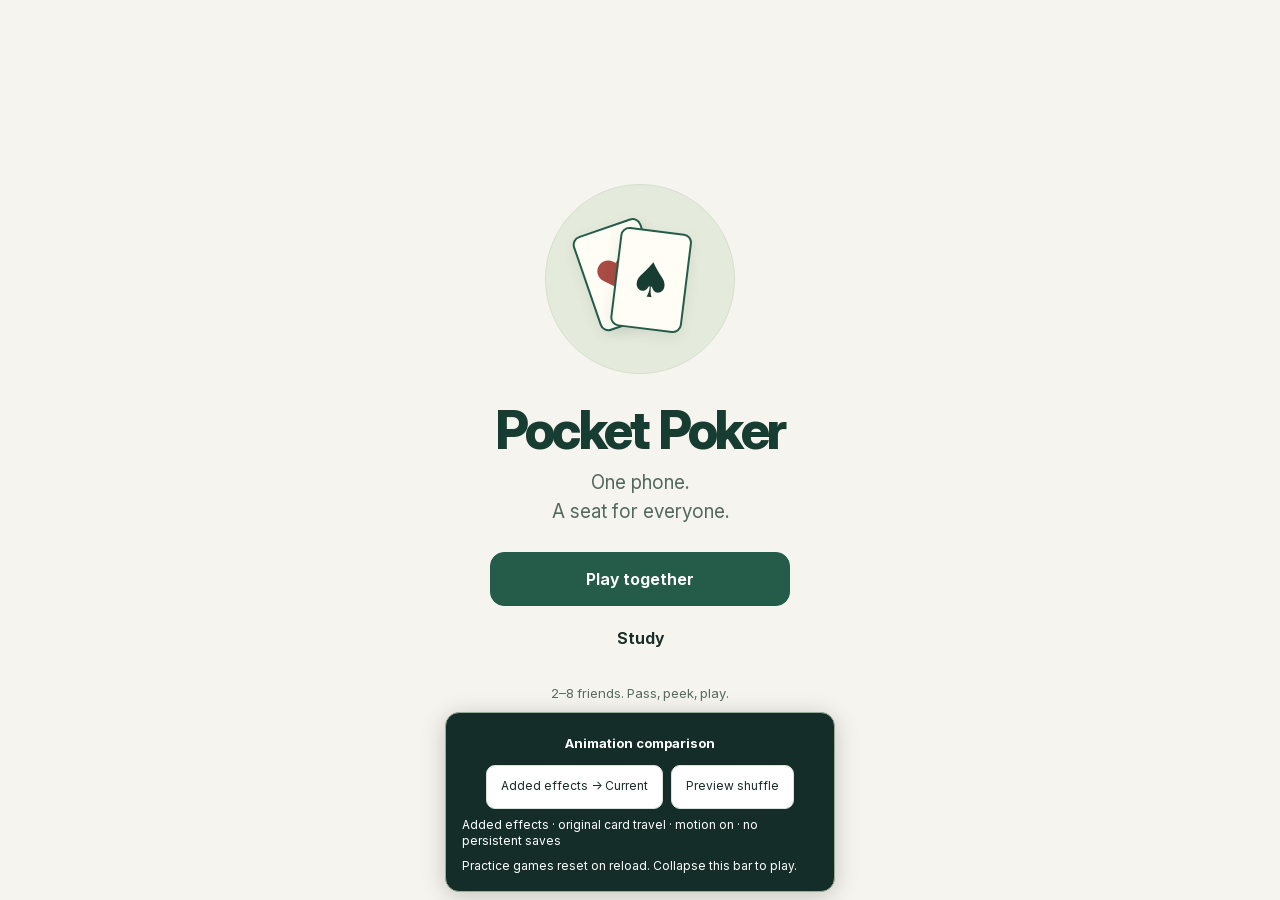
<file: .scratch/animation-study/motion-prototype.html>
<!doctype html>
<html lang="en"><head><meta charset="utf-8"><meta name="viewport" content="width=device-width,initial-scale=1"><title>Pocket Poker</title></head><body><script src="effects.js"></script>
<style>
@font-face{font-family:Inter;src:url("../../prototypes/fonts/InterVariable.woff2") format("woff2");font-style:normal;font-weight:100 900;font-display:swap}
:root{--font-ui:Inter,ui-sans-serif,system-ui,-apple-system,"Segoe UI",sans-serif;--ink:#182c28;--muted:#62736e;--paper:#f5f4ee;--line:#dce2d9;--green:#17644e;--felt:#173e34;--accent:#c7ed9c;--red:#b7383f}*{box-sizing:border-box}body{margin:0;background:var(--paper);color:var(--ink);font:15px/1.5 var(--font-ui)}button,select,input{font:inherit}button,select{min-height:44px;border:1px solid var(--line);border-radius:9px;padding:9px 14px;background:#fff;color:var(--ink)}button{cursor:pointer;font-weight:650}button:hover:not(:disabled){border-color:var(--green);background:#edf4e9}button:disabled{opacity:.4;cursor:default}button:focus-visible,select:focus-visible,summary:focus-visible{outline:3px solid #58a884;outline-offset:3px}button.primary{background:var(--green);color:white;border-color:var(--green)}button.primary:hover:not(:disabled){background:#0b4937}.wrap{max-width:1230px;margin:auto;padding:26px 24px 120px}header{display:flex;justify-content:space-between;align-items:center;gap:16px;margin-bottom:16px}h1{font-family:var(--font-ui);font-size:34px;line-height:1.1;margin:5px 0}h2{font-size:16px;margin:0 0 12px}p{margin:5px 0 14px}.eyebrow{font-size:11px;letter-spacing:.12em;font-weight:750;text-transform:uppercase;color:var(--muted)}.tag{display:inline-block;border:1px solid #cdd9c4;border-radius:100px;padding:3px 9px;font-size:11px;font-weight:700;background:#edf3e6}.intro{max-width:780px;color:var(--muted);font-size:14px;margin-bottom:18px}.layout{display:grid;grid-template-columns:minmax(0,1fr) 310px;gap:20px;align-items:start}.panel{background:#fff;border:1px solid var(--line);border-radius:16px;padding:18px}.table{background:var(--felt);border:7px solid #36564a;border-radius:28px;padding:18px;color:#eff7ef;min-height:440px;box-shadow:0 5px 0 #d9ddd2}.table-head{display:flex;align-items:center;justify-content:space-between;gap:12px}.deck-zone{display:flex;align-items:center;gap:14px}.deck-stack{position:relative;width:40px;height:56px;border-radius:5px;border:2px solid #e9eee3;background:repeating-linear-gradient(45deg,#567662 0px,#567662 3px,#3d5c4d 3px,#3d5c4d 7px);box-shadow:3px 3px 0 #c7cfc4,6px 6px 0 #e0e3d8;flex-shrink:0}.deck-stack:after{content:'♠';position:absolute;inset:10px;text-align:center;color:#fff;font-size:20px}.deck-label{font-size:12px;color:#cad9ce}.burn-zone{display:flex;gap:6px;align-items:center;min-width:58px}.burn-slot{width:28px;height:39px;border:1px dashed #799287;border-radius:4px;font-size:11px;display:grid;place-items:center;color:#d1ddd1}.table-status{font-size:12px;color:#bfcebf;text-align:right}.boards{margin:22px auto 20px;display:flex;flex-direction:column;gap:12px;max-width:420px}.board-line{display:flex;gap:10px;align-items:center}.board-name{width:52px;font-size:12px;flex-shrink:0}.board-cards{display:flex;gap:7px}.card{display:inline-flex;flex-direction:column;align-items:center;justify-content:center;width:40px;height:56px;border-radius:5px;background:#fffdf6;color:#172d29;border:1px solid #dedfd5;font-size:17px;font-weight:750;line-height:1.15;box-shadow:0 2px 2px #0001;flex-shrink:0}.card .suit{font-size:19px}.card.red{color:var(--red)}.card.empty{border:1px dashed #799287;background:#ffffff05;box-shadow:none;color:#8ca99b}.card.shared{outline:2px dotted #bde697;outline-offset:2px}.small-card{width:28px;height:38px;font-size:13px}.small-card .suit{font-size:13px}.players{display:grid;grid-template-columns:repeat(3,minmax(0,1fr));gap:12px}.seat{background:#ffffff09;border:1px solid #6d89764d;border-radius:12px;padding:10px;min-height:118px;text-align:center}.seat-name{font-size:12px;font-weight:650;margin-bottom:6px;display:flex;justify-content:center;align-items:center;gap:5px}.dealer{display:inline-grid;place-items:center;width:18px;height:18px;background:#f6f1df;border-radius:50%;color:#2b4739;font-size:10px}.hole-cards{display:flex;justify-content:center;gap:5px}.seat-cat{font-size:10px;min-height:16px;margin-top:7px;color:#d3dfcf;line-height:1.25}.seat.winner{border-color:#c7ed9c;background:#c7ed9c1a}.table-foot{font-size:11px;color:#c5d5c8;margin-top:14px;text-align:center}.notice{min-height:54px;font-size:14px;background:#eaf0e4;border:1px solid #d8e4cf;border-radius:12px;margin:16px 0;padding:12px 14px}.stats{display:flex;gap:15px;flex-wrap:wrap;font-size:12px;color:var(--muted);margin-bottom:12px}.stats strong{color:var(--ink)}.deck-grid{display:grid;grid-template-columns:repeat(6,1fr);gap:7px 3px}.deck-item{font-size:9px;text-align:center;position:relative}.deck-item .card{width:33px;height:43px;font-size:14px}.deck-item .suit{font-size:14px}.deck-item.used{opacity:.38}.deck-item.next .card{outline:3px solid var(--green)}.deck-item.next{font-weight:800}.deck-legend{font-size:11px;color:var(--muted);margin-bottom:10px}.summary-heading{display:flex;align-items:center;justify-content:space-between}.results{display:grid;gap:8px}.result-row{display:flex;align-items:center;justify-content:space-between;gap:10px;border-top:1px solid var(--line);padding-top:9px}.result-name{font-size:12px;min-width:100px}.result-name strong{display:block}.best-cards{display:flex;gap:3px}.result-label{font-size:11px;color:var(--green);font-weight:700}.results-board{margin-bottom:18px}.board-verdict{font-size:13px;background:#edf3e7;padding:8px;border-radius:7px;margin-bottom:8px}.guides{margin-top:18px}.tabs{display:flex;gap:6px;flex-wrap:wrap;margin-bottom:12px}.tabs button{font-size:12px;padding:6px 10px}.tabs button[aria-selected=true]{background:#e2eed9;border-color:#80a770}.guide-desc{font-size:13px;color:var(--muted)}.guide-step{display:flex;align-items:center;justify-content:space-between;gap:12px}.guide-step button{font-size:13px}.guide-progress{font-size:12px;color:var(--muted)}details{margin-top:16px}summary{cursor:pointer;font-size:13px;font-weight:650;min-height:34px}.log{max-height:240px;overflow:auto;font-size:12px;padding-left:26px}.log li{padding:4px}.dock{position:fixed;bottom:0;left:0;right:0;border-top:1px solid #cbd6c6;background:#f9faf4f5;backdrop-filter:blur(12px);padding:12px 24px;z-index:10}.dock-inner{max-width:1182px;margin:auto;display:flex;gap:9px;align-items:center;flex-wrap:wrap}.dock .spacer{flex:1}.speed{font-size:12px;display:flex;align-items:center;gap:6px}.speed select{min-height:44px;padding:6px}.minor{font-size:12px;color:var(--muted)}.ghost{position:fixed;z-index:30;pointer-events:none;margin:0}.shuffle-ghost{position:fixed;width:40px;height:56px;background:#6a8a72;border:2px solid #eff3e7;border-radius:5px;z-index:30;pointer-events:none}footer{margin-top:20px;color:var(--muted);font-size:12px}.check{display:flex;align-items:center;gap:6px;font-size:12px;min-height:44px}input[type=checkbox]{width:18px;height:18px}.setup{display:flex;gap:8px;align-items:center;flex-wrap:wrap;font-size:12px}.visually-hidden{position:absolute;clip:rect(0,0,0,0);width:1px;height:1px;overflow:hidden}
@media(max-width:850px){.layout{grid-template-columns:1fr}.deck-grid{grid-template-columns:repeat(13,1fr)}.deck-item .card{width:100%}.wrap{max-width:780px}.deck-panel{order:2}}
@media(max-width:520px){.wrap{padding:18px 12px 170px}header{align-items:flex-start}h1{font-size:28px}.intro{font-size:12px}.panel{padding:13px}.table{padding:12px 9px;border-width:4px;border-radius:22px}.players{gap:7px}.seat{padding:8px 3px}.card{width:34px;height:48px;font-size:16px}.card .suit{font-size:16px}.board-cards{gap:5px}.board-name{width:40px}.boards{margin:19px auto}.small-card{width:26px;height:36px;font-size:12px}.small-card .suit{font-size:12px}.deck-grid{grid-template-columns:repeat(8,1fr)}.deck-item .card{width:34px}.dock{padding:9px 12px}.dock button{font-size:13px;padding:8px 11px}.dock .spacer{display:none}.result-name{min-width:100px}.table-status{font-size:11px}.tag{font-size:9px}.setup{margin:12px 0}.speed{margin-left:auto}header .tag{white-space:nowrap}}
@media(prefers-reduced-motion:reduce){*{scroll-behavior:auto!important}}
.seat.acting{outline:3px solid #c7ed9c}.seat.folded{opacity:.45}.seat-position{font-size:10px;color:#c7ed9c}.seat-stack{font-size:11px;margin-top:6px}.bet-actions{display:flex;gap:8px;flex-wrap:wrap;align-items:center}.bet-actions input{width:72px;min-height:44px;padding:8px;border:1px solid var(--line);border-radius:8px}.bet-actions label{font-size:12px}.name-editor{display:grid;grid-template-columns:repeat(auto-fit,minmax(130px,1fr));gap:10px}.name-editor label{font-size:12px}.name-editor input{display:block;width:100%;min-height:44px;padding:8px;border:1px solid var(--line);border-radius:8px}.seat-name{overflow-wrap:anywhere}.result-name{overflow-wrap:anywhere;max-width:150px}
</style>
<dialog id="replace-game" aria-labelledby="replace-title"><h2 id="replace-title">Replace the saved game?</h2><p>The current game and its chip stacks will be replaced.</p><div class="action-row"><button id="replace-cancel" autofocus>Keep saved game</button><button id="replace-confirm" class="primary">Start new game</button></div></dialog>
<dialog id="home-confirm" aria-labelledby="home-title"><h2 id="home-title">Save &amp; Leave?</h2><p>Are you sure you want to go back home? Your multiplayer game will be saved before the page refreshes. Continue game on the opening screen brings you back.</p><div class="action-row"><button id="home-cancel" autofocus>Stay here</button><button id="home-save" class="primary">Save &amp; leave</button></div></dialog>
<dialog id="confirm-action" aria-labelledby="action-title" aria-describedby="action-description"><h2 id="action-title">Confirm your decision</h2><p id="action-description"></p><p>Your cards are hidden. Nothing changes until you confirm.</p><div class="action-row"><button id="action-cancel" autofocus>Go back</button><button id="action-confirm" class="primary">Confirm</button></div></dialog>
<dialog class="winner-dialog" id="winner-popup" aria-labelledby="winner-title"><div class="winner-emblem" aria-hidden="true">♠</div><h2 id="winner-title">Hand complete</h2><div id="winner-summary"></div><button id="winner-continue" class="primary" autofocus>Next hand</button><button id="winner-review">Review hand</button></dialog>
<dialog id="rematch-dialog" aria-labelledby="rematch-title"><h2 id="rematch-title">Same people. Fresh stacks.</h2><p id="rematch-summary"></p><p>Names, seats, and card settings stay the same. A fresh deck and a random dealer start the new game.</p><div class="action-row"><button id="rematch-cancel" autofocus>Keep results</button><button id="rematch-confirm" class="primary">Start rematch</button></div></dialog>
<dialog id="equity-picker" aria-labelledby="eq-picker-title"></dialog>
<dialog id="equity-confirm" aria-labelledby="eq-remove-title"><h2 id="eq-remove-title">Remove entered cards?</h2><p id="eq-remove-text"></p><div class="action-row"><button id="eq-remove-cancel">Keep cards</button><button id="eq-remove-confirm">Remove cards</button></div></dialog>
<dialog id="sim-confirm" aria-labelledby="sim-confirm-title"><h2 id="sim-confirm-title">Confirm simulation action</h2><p id="sim-confirm-text"></p><div class="action-row"><button id="sim-confirm-no" autofocus>Go back</button><button id="sim-confirm-yes" class="primary">Confirm</button></div></dialog>
<main id="pocket-app" class="pocket-app"></main>
<dialog class="winner-dialog" id="sim-winner" aria-labelledby="sim-winner-title"><div class="winner-emblem" aria-hidden="true">♠</div><h2 id="sim-winner-title">Hand complete</h2><div id="sim-winner-summary"></div><button id="sim-winner-close" class="primary" autofocus>Continue</button></dialog>
<div class="wrap pocket-app" id="simulation" hidden>
<header class="game-top"><div><div id="simulation-home" class="brand-small brand-home">Pocket Poker</div><small>Simulation</small></div><button id="simulation-menu">Back</button></header>
<p class="intro">Control every seat with visible cards. Explore street-by-street betting and Hand equity, then replay the same deal to compare your choices.</p>
<div class="setup"><label for="player-count">Players</label><select id="player-count"><option>2</option><option>3</option><option selected>4</option><option>5</option><option>6</option><option>7</option><option>8</option></select><button id="shuffle">New Deal</button><label class="check"><input id="betting-mode" type="checkbox" checked>Demo betting</label></div>
<details class="panel"><summary>Player names &amp; positions</summary><div id="name-editor" class="name-editor"></div><p class="minor">Seats stay clockwise. The button starts at Seat 1 for each independent deal.</p></details>
<div id="sim-table-start"></div>
<section id="sim-community" class="mp-board" aria-label="Simulation community cards"><div class="pot-strip"><strong id="sim-pot">Pot 3</strong><span id="stage"></span></div><div id="boards"></div></section>
<section id="players" class="players mp-oval large-table" aria-label="Clockwise simulation seats"></section>
<p id="table-foot" class="minor"></p>
<div class="notice" id="notice" role="status" aria-live="polite"></div>
<div class="action-row"><button id="sim-deal" class="primary">Deal Hole Cards</button><button id="twice">Run It Twice</button></div>
<section class="turn-box" id="betting-panel"></section>
<section id="sim-equity-status" class="minor" aria-live="polite"></section>
<section class="hand-summary"><h2>Player details</h2><div id="results"></div></section>
<details id="study-tools" class="panel"><summary>Study Tools</summary>
<div id="simulation-dock" hidden><div class="action-row"><button id="next">Next Card</button><button id="play">Play</button></div><label class="speed" for="speed">Speed <select id="speed"><option value="0.5">0.5×</option><option value="1" selected>1×</option><option value="2">2×</option><option value="4">4×</option></select></label><button id="replay">Replay Same Deck</button><label class="check"><input id="reduce" type="checkbox">Reduced motion</label></div>
<section class="panel guides"><h2>Guided walkthroughs</h2><p class="minor">These fixed examples switch to deal-only mode. Enable Demo betting again for a fresh 20-chip hand.</p><div class="tabs" role="tablist" aria-label="Walkthrough"><button role="tab" aria-selected="true" data-guide="normal">One board</button><button role="tab" aria-selected="false" data-guide="twice">Two runs after flop</button><button role="tab" aria-selected="false" data-guide="tie">A shared winner</button><button role="tab" aria-selected="false" data-guide="boundary">Wrong moment</button></div><div id="guide" role="tabpanel"></div></section>

<details><summary>Card-by-card deal record</summary><ol id="log" class="log"></ol></details>
<h3>Deck order · top to bottom</h3><div class="stats" id="stats"></div><p class="minor">Future deck order is visible for study but is ignored by Hand equity.</p><div id="deck-grid" class="deck-grid"></div><details><summary>Burn cards</summary><div id="burn-list"></div></details>
</details>
<section id="sim-history" class="public-history" aria-label="Betting history"></section>
<div id="sim-celebration"></div>
<footer>Independent 20-chip deals · 1/2 blinds · fixed starting button. Replay preserves the original deck order. Pass &amp; Play saves stay separate.</footer>
</div>

<script id="poker-engine">
var Poker = (() => {
  const ranks='23456789TJQKA', suits='cdhs';
  const fullDeck=()=>[...ranks].flatMap(r=>[...suits].map(s=>r+s));
  function create(players,deck=fullDeck(),betting=false) {
    if(!Number.isInteger(players)||players<2||players>8) throw Error('Choose 2–8 players.');
    if(deck.length!==52 || new Set(deck).size!==52 || deck.some(c=>!fullDeck().includes(c))) throw Error('A deal needs 52 unique cards.');
    const options=typeof betting==='object'?betting:{},stacks=options.stacks||Array(players).fill(20),button=options.button??0;
    if(stacks.length!==players||stacks.some(v=>!Number.isSafeInteger(v)||v<0)||stacks.filter(v=>v>0).length<2||!Number.isInteger(button)||button<0||button>=players)throw Error('Invalid stacks or button.');
    const order=Array.from({length:players},(_,k)=>(button+1+k)%players).filter(i=>stacks[i]>0);
    const sb=options.sb??(order.length===2?button:order[0]),bb=options.bb??(order.length===2?order[0]:order[1]);
    if(![sb,bb].every(i=>Number.isInteger(i)&&i>=0&&i<players)||sb===bb||stacks[bb]===0)throw Error('Invalid blinds.');
    const state={players,button,sb,bb,manualShowdown:options.manualShowdown===true,seated:stacks.map(v=>v>0),deck:[...deck],cursor:0,hands:Array.from({length:players},()=>[]),boards:[[]],burns:[],log:[],stage:'dealing',board:0,twice:false,shared:0,
      queue:Array.from({length:order.length*2},(_,i)=>({kind:'hole',player:order[i%order.length],end:i===order.length*2-1,stage:'preflop'}))};
    if(betting) {
      state.betting={stacks:[...stacks],paid:Array(players).fill(0),total:Array(players).fill(0),returned:Array(players).fill(0),folded:stacks.map(v=>v===0),pending:[],actor:null,currentBet:2,lastRaise:2,pot:0,history:[],awards:Array(players).fill(0),settled:false,publicCards:false,actions:Array(players).fill(null)};
      for(const [i,blind] of [[sb,1],[bb,2]]) {
        const amount=Math.min(blind,stacks[i]);
        state.betting.stacks[i]-=amount;state.betting.paid[i]=amount;state.betting.total[i]=amount;state.betting.pot+=amount;
        if(amount&&state.betting.stacks[i]===0)state.betting.actions[i]={kind:'all',text:'All-in '+amount};
        if(amount)state.betting.history.push({player:i,stage:'preflop',board:0,text:(blind===1?'Small blind ':'Big blind ')+amount});
      }
    }
    return state;
  }
  function positions(n) {
    return {2:['BTN / SB','BB'],3:['BTN','SB','BB'],4:['BTN','SB','BB','UTG / CO'],5:['BTN','SB','BB','UTG / HJ','CO'],6:['BTN','SB','BB','UTG','HJ / UTG+1','CO'],7:['BTN','SB','BB','UTG','UTG+1','HJ','CO'],8:['BTN','SB','BB','UTG','UTG+1','UTG+2','HJ','CO']}[n];
  }
  function nextHand(s,deck) {
    // shortcut: fixed seats have no joins or rebuys; revisit blind movement before supporting either.
    if(!s.betting?.settled)throw Error('Finish this hand first.');
    const stacks=s.betting.stacks,alive=stacks.flatMap((v,i)=>v>0?[i]:[]);
    if(alive.length<2)throw Error('The game has a winner.');
    const bb=Array.from({length:s.players},(_,k)=>(s.bb+1+k)%s.players).find(i=>stacks[i]>0);
    const button=alive.length===2?alive.find(i=>i!==bb):s.sb,sb=alive.length===2?button:s.bb;
    return create(s.players,deck,{stacks,button,sb,bb,manualShowdown:s.manualShowdown});
  }
  function seatPositions(s) {
    const labels=s.seated.map(v=>v?'':'Out');
    labels[s.button]='BTN';labels[s.sb]=s.seated.filter(Boolean).length===2?'BTN / SB':'SB';labels[s.bb]='BB';
    const rest=Array.from({length:s.players},(_,k)=>(s.bb+1+k)%s.players).filter(i=>s.seated[i]&&!labels[i]);
    const extra={1:['UTG / CO'],2:['UTG / HJ','CO'],3:['UTG','HJ / UTG+1','CO'],4:['UTG','UTG+1','HJ','CO'],5:['UTG','UTG+1','UTG+2','HJ','CO']}[rest.length]||[];
    rest.forEach((i,k)=>labels[i]=extra[k]);return labels;
  }
  function openRound(s) {
    const b=s.betting;
    b.actedAt=Array(s.players).fill(null);
    if(s.stage!=='preflop'){b.paid.fill(0);b.currentBet=0;b.lastRaise=2;}
    b.pending=b.stacks.map((chips,i)=>chips>0&&!b.folded[i]);
    if(b.pending.filter(Boolean).length<2){
      b.currentBet=Math.max(...b.paid.filter((_,i)=>!b.folded[i]));
      b.pending=b.pending.map((v,i)=>v&&b.paid[i]<b.currentBet);
    }
    const active=s.hands.filter(h=>h.length===2).length;
    const first=s.stage==='preflop'?(active===2?s.button:(s.bb+1)%s.players):(s.button+1)%s.players;
    b.actor=Array.from({length:s.players},(_,k)=>(first+k)%s.players).find(i=>b.pending[i])??null;
  }
  function legal(s) {
    const b=s.betting,i=b?.actor;if(i===null||i===undefined)return null;
    const owed=Math.max(0,b.currentBet-b.paid[i]),max=b.paid[i]+b.stacks[i];
    const reopened=b.actedAt[i]===null||b.currentBet-b.actedAt[i]>=b.lastRaise;
    const canRaise=reopened&&max>b.currentBet&&b.stacks.some((v,j)=>j!==i&&!b.folded[j]&&v>0);
    const min=Math.min(max,b.currentBet+b.lastRaise);
    return {owed,call:Math.min(owed,b.stacks[i]),min,max,canRaise,reopened};
  }
  function act(state,action,target) {
    const s=JSON.parse(JSON.stringify(state)), b=s.betting, i=b?.actor;
    if(!b||i===null||b.settled) throw Error('No player is waiting to act.');
    const owed=b.currentBet-b.paid[i];
    let amount=0,text=action==='fold'?'Fold':action==='check'?'Check':action;
    if(action==='fold') b.folded[i]=true;
    else if(action==='check') {if(owed>0) throw Error('Call or fold when facing a bet.');}
    else if(action==='call') {if(owed===0)throw Error('Nothing to call.');amount=Math.min(owed,b.stacks[i]);text='Call '+amount;}
    else if(action==='raise') {
      if(!legal(s).reopened)throw Error('A short all-in did not reopen your raise.');
      if(!legal(s).canRaise)throw Error('No opponent can contest another raise.');
      const max=b.paid[i]+b.stacks[i],min=b.currentBet+b.lastRaise;
      if(!Number.isInteger(target)||target<=b.currentBet||target>max||(target<min&&target!==max)) throw Error('Enter a legal raise-to amount (or your full stack).');
      amount=target-b.paid[i];
      const increment=target-b.currentBet;
      text=(b.currentBet?'Raise to ':'Bet ')+target;
      b.lastRaise=Math.max(b.lastRaise,increment);b.currentBet=target;
      b.pending=b.stacks.map((chips,j)=>chips>0&&!b.folded[j]);
    } else throw Error('Unknown betting action.');
    b.stacks[i]-=amount;b.paid[i]+=amount;b.total[i]+=amount;b.pot+=amount;b.pending[i]=false;
    b.actions[i]={kind:b.stacks[i]===0&&amount>0?'all':action,text:b.stacks[i]===0&&amount>0?'All-in · '+b.paid[i]+' total':text};
    b.actedAt[i]=b.currentBet;
    b.history.push({player:i,stage:s.stage,board:s.board,text:text+(b.stacks[i]===0?' · all-in':'')});
    b.actor=Array.from({length:s.players},(_,k)=>(i+1+k)%s.players).find(j=>b.pending[j]&&!b.folded[j]&&b.stacks[j]>0)??null;
    if(b.actor!==null&&b.stacks.filter((v,j)=>v>0&&!b.folded[j]).length===1&&b.paid[b.actor]>=b.currentBet)b.actor=null;
    const alive=b.folded.flatMap((fold,j)=>fold?[]:[j]);
    if(alive.length===1)b.actor=null;
    finishRound(s);
    return s;
  }
  function finishRound(s) {
    const b=s.betting;if(b.actor!==null)return;
    const sorted=b.total.map((v,i)=>({v,i})).sort((a,c)=>c.v-a.v),excess=sorted[0].v-sorted[1].v;
    if(excess>0){const i=sorted[0].i;b.total[i]-=excess;b.paid[i]-=excess;b.stacks[i]+=excess;b.returned[i]+=excess;b.pot-=excess;}
    const alive=b.folded.flatMap((f,i)=>f?[]:[i]);
    if(alive.length>1&&alive.filter(i=>b.stacks[i]>0).length<=1)b.publicCards=true;
    if(alive.length===1)settle(s);
    else if(s.boards.every(board=>board.length===5)){if(s.manualShowdown)s.stage='showdown';else settle(s);}
  }
  function showdown(state){
    if(state.stage!=='showdown'||state.betting?.settled)throw Error('Finish all betting and boards before Showdown.');
    const s=JSON.parse(JSON.stringify(state));settle(s);return s;
  }
  function potResults(s) {
    const b=s.betting,alive=b.folded.flatMap((f,i)=>f?[]:[i]),pots=[];let previous=0;
    for(const level of [...new Set(b.total)].filter(v=>v>0).sort((a,c)=>a-c)){
      const contributors=b.total.flatMap((v,i)=>v>=level?[i]:[]),eligible=contributors.filter(i=>!b.folded[i]);
      const pot={amount:(level-previous)*contributors.length,eligible,shares:[]};previous=level;
      const boards=alive.length===1?[[]]:s.boards;
      pot.shares=boards.map((board,j)=>{
        if(alive.length>1&&board.length!==5)return null;
        const ranked=eligible.map(i=>({i,score:alive.length===1?0:rank([...s.hands[i],...board]).score}));
        const best=Math.max(...ranked.map(r=>r.score));
        const winners=ranked.filter(r=>r.score===best).map(r=>r.i).sort((a,c)=>(a-s.button-1+s.players)%s.players-(c-s.button-1+s.players)%s.players);
        const share=Math.floor(pot.amount/boards.length)+(j<pot.amount%boards.length?1:0);
        const awards=winners.map((i,k)=>({player:i,amount:Math.floor(share/winners.length)+(k<share%winners.length?1:0)}));
        return {amount:share,winners,awards};
      });
      pots.push(pot);
    }
    return pots;
  }
  function settle(s) {
    const b=s.betting;if(b.settled)return;
    b.pots=potResults(s);b.boardWinners=s.boards.map(()=>[]);
    for(const pot of b.pots)pot.shares.forEach((share,j)=>{
      share.awards.forEach(({player,amount})=>{b.awards[player]+=amount;b.stacks[player]+=amount;});
      b.boardWinners[j]=[...new Set([...b.boardWinners[j],...share.winners])];
    });
    b.pot=0;b.actor=null;b.settled=true;s.stage='complete';
  }
  function next(state) {
    const s=JSON.parse(JSON.stringify(state));
    if(s.betting?.actor!==null && s.betting?.actor!==undefined) throw Error('Finish betting before dealing.');
    if(s.stage==='showdown')throw Error('Tap Showdown to finish this hand.');
    if(s.stage==='complete') return s;
    if(!s.queue.length) {
      if(s.betting)s.betting.actions=s.betting.actions.map(a=>['fold','all'].includes(a?.kind)?a:null);
      const size=s.boards[s.board].length;
      const stage=size===0?'flop':size===3?'turn':'river';
      const count=size===0?3:1;
      s.queue=[{kind:'burn',board:s.board,stage},...Array.from({length:count},(_,i)=>({kind:'board',board:s.board,stage,end:i===count-1}))];
    }
    const event=s.queue.shift();
    const card=s.deck[s.cursor++];
    if(event.kind==='hole') s.hands[event.player].push(card);
    else if(event.kind==='burn') s.burns.push({card,board:event.board,stage:event.stage});
    else s.boards[event.board].push(card);
    s.log.push({...event,card,position:s.cursor});
    if(event.end) {
      s.stage=event.stage;
      if(event.stage==='river') {
        if(s.twice && s.board===0) { s.board=1; s.stage=s.shared===0?'preflop':s.shared===3?'flop':'turn'; }
        else s.stage=s.betting?'river':'complete';
      }
    }
    if(event.end&&s.betting) {openRound(s);finishRound(s);}
    return s;
  }
  function canRunTwice(s) { return !s.twice && !s.queue.length && ['preflop','flop','turn'].includes(s.stage) && (!s.betting || (s.betting.actor===null && s.betting.folded.filter(f=>!f).length>1 && s.betting.stacks.filter((chips,i)=>!s.betting.folded[i]&&chips>0).length<=1)); }
  function runTwice(state) {
    if(!canRunTwice(state)) throw Error('Choose two runs after the hole cards, flop, or turn.');
    const s=JSON.parse(JSON.stringify(state));
    s.twice=true; s.shared=s.boards[0].length; s.boards.push([...s.boards[0]]);
    return s;
  }
  function rank(cards) {
    if(cards.length<5 || cards.length>7 || new Set(cards).size!==cards.length || cards.some(c=>!fullDeck().includes(c))) throw Error('Rank 5–7 unique valid cards.');
    let best=null;
    for(let a=0;a<cards.length-4;a++) for(let b=a+1;b<cards.length-3;b++)
    for(let c=b+1;c<cards.length-2;c++) for(let d=c+1;d<cards.length-1;d++) for(let e=d+1;e<cards.length;e++) {
      const hand=[cards[a],cards[b],cards[c],cards[d],cards[e]];
      const values=hand.map(c=>ranks.indexOf(c[0])+2).sort((a,b)=>b-a);
      const groups=[...new Set(values)].map(v=>[values.filter(x=>x===v).length,v]).sort((a,b)=>b[0]-a[0]||b[1]-a[1]);
      const flush=hand.every(c=>c[1]===hand[0][1]);
      const straight=groups.length===5?(values[0]-values[4]===4?values[0]:values.join(',')==='14,5,4,3,2'?5:0):0;
      let cat, kick;
      if(flush&&straight) {cat=8;kick=[straight];}
      else if(groups[0][0]===4) {cat=7;kick=groups.map(g=>g[1]);}
      else if(groups[0][0]===3&&groups[1][0]===2) {cat=6;kick=groups.map(g=>g[1]);}
      else if(flush) {cat=5;kick=values;}
      else if(straight) {cat=4;kick=[straight];}
      else if(groups[0][0]===3) {cat=3;kick=groups.map(g=>g[1]);}
      else if(groups[0][0]===2&&groups[1][0]===2) {cat=2;kick=groups.map(g=>g[1]);}
      else if(groups[0][0]===2) {cat=1;kick=groups.map(g=>g[1]);}
      else {cat=0;kick=values;}
      const score=[cat,...kick,...Array(5-kick.length).fill(0)].reduce((n,v)=>n*15+v,0);
      if(!best||score>best.score) best={score,category:cat===8&&straight===14?'Royal flush':['High card','One pair','Two pair','Three of a kind','Straight','Flush','Full house','Four of a kind','Straight flush'][cat],cards:hand.sort((a,b)=>ranks.indexOf(b[0])-ranks.indexOf(a[0]))};
    }
    return best;
  }
  function guide(hole,board) {
    const available=[...hole,...board];
    if(hole.length!==2||![0,3,4,5].includes(board.length)||new Set(available).size!==available.length||available.some(c=>!fullDeck().includes(c)))throw Error('Guidance needs two distinct hole cards and a completed street.');
    const singular=['two','three','four','five','six','seven','eight','nine','ten','jack','queen','king','ace'];
    const plural=['twos','threes','fours','fives','sixes','sevens','eights','nines','tens','jacks','queens','kings','aces'];
    const name=(c,many=false)=>(many?plural:singular)[ranks.indexOf(c[0])],cap=s=>s[0].toUpperCase()+s.slice(1);
    const describe=(cards,defining,role)=>cards.map(c=>({card:c,source:hole.includes(c)?'Hand':'Board',defining:defining.includes(c),role:role(c)}));
    if(!board.length){
      const sorted=[...hole].sort((a,b)=>ranks.indexOf(b[0])-ranks.indexOf(a[0]));
      return {category:'Starting hand',description:sorted[0][0]===sorted[1][0]?`Pocket ${name(sorted[0],true)}.`:`${cap(name(sorted[0]))}–${name(sorted[1])}, ${sorted[0][1]===sorted[1][1]?'suited':'offsuit'}.`,cards:[],boardOnly:false,draws:[]};
    }
    let best=rank(available);const boardOnly=board.length===5&&rank(board).score===best.score;
    if(boardOnly)best=rank(board);
    const groups=[...new Set(best.cards.map(c=>c[0]))].map(r=>best.cards.filter(c=>c[0]===r)).sort((a,b)=>b.length-a.length||ranks.indexOf(b[0][0])-ranks.indexOf(a[0][0]));
    const cat=Math.floor(best.score/15**5),high=singular[Math.floor(best.score/15**4)%15-2];
    const descriptions=[`${cap(high)} high.`,`Pair of ${name(groups[0][0],true)}.`,`${cap(name(groups[0][0],true))} and ${name(groups[1][0],true)}.`,`Three ${name(groups[0][0],true)}.`,`${cap(high)}-high straight — five consecutive ranks.`,`${cap(high)}-high flush — five cards of one suit.`,`${cap(name(groups[0][0],true))} full of ${name(groups[1]?.[0]||groups[0][0],true)}.`,`Four ${name(groups[0][0],true)}.`,best.category==='Royal flush'?'Ace-high straight flush — ten through ace of one suit.':`${cap(high)}-high straight flush — five consecutive ranks of one suit.`];
    const defining=cat===0?[best.cards[0]]:[1,2,3,7].includes(cat)?groups.filter(g=>g.length>1).flat():best.cards;
    const cards=describe(best.cards,defining,c=>!defining.includes(c)?'Kicker':cat===0?'High card':groups.find(g=>g.includes(c)).length===3?'Three of a kind':groups.find(g=>g.includes(c)).length===2?'Pair':'Makes hand');
    const draws=[];
    if(board.length<5&&cat<4){
      const patterns=[];
      for(let top=5;top<=14;top++){
        const sequence=Array.from({length:5},(_,i)=>top-4+i).map(v=>v===1?'A':ranks[v-2]);
        const missing=sequence.filter(r=>!available.some(c=>c[0]===r));
        if(missing.length!==1)continue;
        const support=sequence.filter(r=>r!==missing[0]).map(r=>available.find(c=>c[0]===r));
        patterns.push({missing:missing[0],inside:sequence.indexOf(missing[0])>0&&sequence.indexOf(missing[0])<4,cards:describe(support,support,()=> 'Draw card')});
      }
      const open=patterns.find(p=>patterns.some(q=>p.missing!==q.missing&&p.cards.every(c=>q.cards.some(d=>c.card===d.card))));
      const paths=open?patterns.filter(p=>p.cards.every(c=>open.cards.some(d=>c.card===d.card))):[...new Map(patterns.map(p=>[p.missing,p])).values()];
      if(paths.length){
        const sameSupport=paths.length===2&&paths[0].cards.every(c=>paths[1].cards.some(d=>c.card===d.card));
        const title=paths.length===2?(sameSupport?'Open-ended straight draw':'Double-gutshot straight draw'):paths[0].inside?'Gutshot straight draw':'Straight draw';
        draws.push({title,description:`${paths.map(p=>cap(name(p.missing))).join(' or ')} completes a straight.`,patterns:paths.map(({inside,...p})=>p)});
      }
    }
    if(board.length<5&&cat<5){
      for(const [suit,label] of Object.entries({c:'club',d:'diamond',h:'heart',s:'spade'})){
        const support=available.filter(c=>c[1]===suit);
        if(support.length===4)draws.push({title:'Flush draw',description:`One more ${label} completes a flush.`,patterns:[{missing:suit,cards:describe(support,support,()=> 'Draw card')}]});
      }
    }
    return {category:best.category,description:descriptions[cat],cards,boardOnly,draws};
  }
  function results(hands,board) {
    const cards=[...hands.flat(),...board];
    if(hands.length<2||hands.length>8||hands.some(h=>h.length!==2)||![3,4,5].includes(board.length)||new Set(cards).size!==cards.length) throw Error('Results need distinct hole cards and a completed street.');
    const ranked=hands.map(h=>rank([...h,...board]));
    const max=Math.max(...ranked.map(h=>h.score));
    return {hands:ranked,winners:ranked.flatMap((h,i)=>h.score===max?[i]:[])};
  }
  return {create,next,fullDeck,runTwice,canRunTwice,rank,guide,results,positions,act,legal,nextHand,seatPositions,showdown,potResults};
})();
</script>
<script id="equity-engine">
var Equity=(()=>{
  function validate({hands,board,dead=[]}){
    if(!Array.isArray(hands)||hands.length<2||hands.length>8||hands.some(h=>!Array.isArray(h)||h.length!==2)||!Array.isArray(board)||![0,3,4,5].includes(board.length))throw Error('Enter two cards per player and a complete board stage.');
    if(!Array.isArray(dead))throw Error("Invalid unavailable cards.");
    const known=[...hands.flat(),...board,...dead];
    if(new Set(known).size!==known.length||known.some(c=>!Poker.fullDeck().includes(c)))throw Error('Use distinct valid cards.');
  }
  function* calculate(input,randomBelow){
    validate(input);const {hands,board,dead=[]}=input,deck=Poker.fullDeck().filter(c=>!hands.flat().includes(c)&&!board.includes(c)&&!dead.includes(c));
    if(deck.length<5-board.length)throw Error("Not enough cards for a board.");
    const exact=board.length>0,total=!exact?20000:board.length===3?deck.length*(deck.length-1)/2:board.length===4?deck.length:1;
    const sums=hands.map(()=>({equity:0,win:0,tie:0}));let completed=0;
    function add(finalBoard){
      const scores=hands.map(h=>Poker.rank([...h,...finalBoard]).score),best=Math.max(...scores),winners=scores.flatMap((score,i)=>score===best?[i]:[]);
      for(const i of winners){sums[i].equity+=1/winners.length;sums[i][winners.length===1?'win':'tie']++;}completed++;
    }
    const report=()=>({exact,done:completed===total,completed,total,players:(!exact||completed===total)?sums.map(p=>({equity:p.equity/completed,win:p.win/completed,tie:p.tie/completed})):null});
    if(!exact){
      for(let sample=0;sample<total;sample++){
        const available=[...deck],run=[];
        for(let k=0;k<5;k++){const j=randomBelow(available.length);if(!Number.isInteger(j)||j<0||j>=available.length)throw Error('Invalid random card selection.');run.push(available.splice(j,1)[0]);}
        add(run);if(completed%250===0&&completed<total)yield report();
      }
    }else if(board.length===5)add(board);
    else for(let i=0;i<deck.length;i++){
      if(board.length===4)add([...board,deck[i]]);
      else for(let j=i+1;j<deck.length;j++)add([...board,deck[i],deck[j]]);
      if(completed<total)yield report();
    }
    yield report();
  }
  function* simulation({hands,boards,folded,burns},randomBelow){
    if(!Array.isArray(boards)||boards.length<1||boards.length>2||!Array.isArray(folded)||folded.length!==hands.length||folded.some(f=>typeof f!=='boolean')||!Array.isArray(burns))throw Error('Invalid visible deal.');
    const seats=hands.flatMap((h,i)=>folded[i]?[]:[i]);
    if(!seats.length)throw Error('A hand needs an eligible player.');
    for(let j=0;j<boards.length;j++){
      const board=boards[j],dead=[...new Set([...hands.flatMap((h,i)=>folded[i]?h:[]),...burns,...boards.flat()])].filter(c=>!board.includes(c));
      validate({hands,board,dead:[...burns,...new Set(boards.flat().filter(c=>!board.includes(c)))]});
      if(seats.length===1){yield {exact:true,done:true,completed:1,total:1,players:[{equity:1,win:1,tie:0}],board:j,seats};continue;}
      for(const result of calculate({hands:seats.map(i=>hands[i]),board,dead},randomBelow))yield {...result,board:j,seats};
    }
  }
  return {validate,calculate,simulation};
})();
</script>
<script id="poker-session">
var Match=(()=>{
  const copy=s=>JSON.parse(JSON.stringify(s));
  function start(names,deck,button=0,reveal='hold',guidance=true){
    if(!Array.isArray(names)||names.some(n=>typeof n!=='string'||!n.trim()||n.length>20)||!['hold','tap'].includes(reveal)||typeof guidance!=='boolean')throw Error('Enter valid names and game settings.');
    const game=Poker.create(names.length,deck,{button,manualShowdown:true});
    return {version:2,names:names.map(n=>n.trim()),reveal,guidance,hand:1,game,seed:seed(game),moves:[],phase:'dealing',peeking:false,voters:null,runChoice:null};
  }
  const seed=g=>({deck:[...g.deck],stacks:g.betting.stacks.map((v,i)=>v+g.betting.paid[i]),button:g.button,sb:g.sb,bb:g.bb});
  function finishPublicRunout(s){
    if(s.game.stage==='showdown'&&s.game.betting.publicCards){s.game=Poker.showdown(s.game);s.moves.push({type:'showdown'});}
  }
  function route(s,publicPause=false){
    s.peeking=false;finishPublicRunout(s);
    if(s.game.betting.settled)s.phase='result';
    else if(s.game.stage==='showdown')s.phase='showdown';
    else if(s.runChoice===null&&Poker.canRunTwice(s.game)){
      s.voters=Array.from({length:s.names.length},(_,k)=>(s.game.button+1+k)%s.names.length).filter(i=>!s.game.betting.folded[i]);s.phase='handoff';
    }
    else if(publicPause)s.phase='public';
    else s.phase=s.game.betting.actor===null?'dealing':'handoff';
  }
  function command(state,c){
    const s=copy(state);
    if(c.type==='deal'){
      if(s.phase!=='dealing')throw Error('The table is not dealing.');
      s.game=Poker.next(s.game);s.moves.push({type:'deal'});if(s.game.log.at(-1).end)route(s,true);
    }else if(c.type==='continue'){
      if(s.phase!=='public')throw Error('Wait for the public pause.');route(s);
    }else if(c.type==='ready'){
      if(s.phase!=='handoff')throw Error('No handoff is waiting.');s.phase='turn';s.peeking=false;
    }else if(c.type==='peek'){
      if(s.phase!=='turn')throw Error('Acknowledge your turn before viewing cards.');s.peeking=!!c.show;
    }else if(c.type==='hide'){
      s.peeking=false;if(s.phase==='turn')s.phase='handoff';
    }else if(c.type==='bet'){
      if(s.phase!=='turn'||s.voters)throw Error('Acknowledge your betting turn first.');
      s.game=Poker.act(s.game,c.action,c.amount);s.moves.push({type:'bet',action:c.action,...(c.amount===undefined?{}:{amount:c.amount})});route(s,s.game.betting.actor===null);
    }else if(c.type==='vote'){
      if(s.phase!=='turn'||!s.voters||typeof c.twice!=='boolean')throw Error('Acknowledge your runout choice first.');
      s.peeking=false;
      if(c.twice&&s.voters.length>1){s.voters.shift();s.phase='handoff';}
      else {s.runChoice=c.twice?2:1;if(c.twice){s.game=Poker.runTwice(s.game);s.moves.push({type:'twice'});}s.voters=null;s.phase='public';}
    }else if(c.type==='showdown'){
      if(s.phase!=='showdown')throw Error('Wait for Showdown.');
      s.game=Poker.showdown(s.game);s.moves.push({type:'showdown'});route(s);
    }else if(c.type==='nextHand'){
      if(s.phase!=='result')throw Error('Finish this hand first.');
      s.game=Poker.nextHand(s.game,c.deck);s.seed=seed(s.game);s.moves=[];s.hand++;s.phase='dealing';s.peeking=false;s.voters=null;s.runChoice=null;
    }else throw Error('Unknown game action.');
    return s;
  }
  function historyRounds(g){
    const streets=[{stage:'preflop',board:0},...g.log.filter(e=>e.kind==='board'&&e.end)];
    return streets.map(({stage,board})=>{
      const size={preflop:0,flop:3,turn:4,river:5}[stage];
      return {label:stage[0].toUpperCase()+stage.slice(1)+(g.twice&&size>g.shared?' · '+(board?'B':'A'):''),actions:copy((g.betting?.history||[]).filter(a=>a.stage===stage&&a.board===board))};
    });
  }
  function view(s){
    const g=s.game,b=g.betting,actor=s.voters?s.voters[0]:b.actor,showdown=b.settled&&b.folded.filter(f=>!f).length>1,labels=Poker.seatPositions(g);
    const publicPots=(showdown||b.publicCards)?(b.settled?b.pots:Poker.potResults(g)):null;
    const e=g.log.at(-1),event=e?{kind:e.kind,player:e.player,board:e.board,stage:e.stage,card:e.kind==='board'?e.card:null,index:e.kind==='hole'?g.hands[e.player].length-1:e.kind==='board'?g.boards[e.board].length-1:0}:null;
    return {phase:s.phase,hand:s.hand,reveal:s.reveal,guidance:s.guidance,peeking:s.peeking,actor,voting:!!s.voters,button:g.button,boards:copy(g.boards),shared:g.shared,stage:g.stage,
      nextStreet:s.phase==='public'&&actor===null&&!g.queue.length?({0:'flop',3:'turn',4:'river'}[g.boards[g.board].length]||null):null,
      boardResults:g.boards.map((board,j)=>publicPots&&board.length===5?publicPots.map((pot,k)=>({pot:k,...copy(pot.shares[j])})):null),
      remaining:52-g.cursor,burns:g.burns.length,event,pot:b.pot,settled:b.settled,showdown,publicCards:b.publicCards,legal:s.phase==='turn'?Poker.legal(g):null,
      seats:s.names.map((name,i)=>({name,position:labels[i],seated:g.seated[i],stack:b.stacks[i],paid:b.paid[i],folded:b.folded[i],award:b.awards[i],returned:b.returned[i],publicCards:(showdown||b.publicCards)&&!b.folded[i],
        lastAction:b.actions[i]?.text||'',actionColor:b.actions[i]?.kind==='all'?'gold':b.actions[i]?.kind==='fold'?'red':b.actions[i]?.kind==='raise'?'blue':b.actions[i]?.kind==='call'&&b.paid[i]===b.currentBet?'green':'neutral',
        cards:g.hands[i].map(c=>((showdown||b.publicCards)&&!b.folded[i])||(s.phase==='turn'&&actor===i&&s.peeking)?c:null),
        categories:g.boards.map(board=>(showdown||b.publicCards)&&!b.folded[i]&&board.length>=3?Poker.rank([...g.hands[i],...board]).category:null),
        ...(showdown&&!b.folded[i]?{rankings:g.boards.map(board=>Poker.rank([...g.hands[i],...board]))}:{}),
        ...(s.guidance&&((showdown&&!b.folded[i])||(s.phase==='turn'&&actor===i&&s.peeking))?{guidance:g.boards.map(board=>Poker.guide(g.hands[i],board))}:{})})),
      pots:b.settled?copy(b.pots):[],history:copy(b.history),historyRounds:historyRounds(g),winner:b.settled&&b.stacks.filter(v=>v>0).length===1?b.stacks.findIndex(v=>v>0):null};
  }
  function save(s){
    return JSON.stringify({version:2,names:s.names,reveal:s.reveal,guidance:s.guidance,hand:s.hand,seed:s.seed,moves:s.moves,phase:s.phase,voters:s.voters,runChoice:s.runChoice});
  }
  function restore(text){
    if(typeof text!=='string'||text.length>1000000)throw Error('Invalid saved game.');
    const raw=JSON.parse(text);
    if(![1,2].includes(raw.version)||!Number.isSafeInteger(raw.hand)||raw.hand<1||!Array.isArray(raw.moves)||raw.moves.length>500||![null,1,2].includes(raw.runChoice)||!['dealing','public','turn','handoff','showdown','result'].includes(raw.phase))throw Error('Unsupported saved game.');
    const s=start(raw.names,raw.seed.deck,raw.seed.button,raw.reveal,raw.guidance===undefined?true:raw.guidance);
    s.game=Poker.create(s.names.length,raw.seed.deck,{...raw.seed,manualShowdown:true});
    if(raw.seed.stacks.reduce((a,b)=>a+b,0)!==s.names.length*20)throw Error('Saved chip totals do not match.');
    for(const move of raw.moves){
      if(s.game.betting.settled)throw Error('Saved action after settlement.');
      if(move.type==='deal')s.game=Poker.next(s.game);
      else if(move.type==='bet')s.game=Poker.act(s.game,move.action,move.amount);
      else if(move.type==='showdown')s.game=Poker.showdown(s.game);
      else if(move.type==='twice')s.game=Poker.runTwice(s.game);
      else throw Error('Invalid saved action.');
    }
    s.seed=copy(raw.seed);s.moves=copy(raw.moves);s.hand=raw.hand;s.runChoice=raw.runChoice;s.voters=raw.voters;
    // Old completed saves already awarded their pots; preserve that result in the new replay.
    if(raw.version===1&&raw.phase==='result'&&s.game.stage==='showdown'){s.game=Poker.showdown(s.game);s.moves.push({type:'showdown'});}
    if((s.runChoice===2)!==s.game.twice)throw Error('Invalid saved runout.');
    if(s.voters!==null){
      const eligible=Array.from({length:s.names.length},(_,k)=>(s.game.button+1+k)%s.names.length).filter(i=>!s.game.betting.folded[i]);
      if(!Array.isArray(s.voters)||!s.voters.length||!Poker.canRunTwice(s.game)||s.runChoice!==null||JSON.stringify(s.voters)!==JSON.stringify(eligible.slice(-s.voters.length)))throw Error('Invalid saved vote.');
    }
    finishPublicRunout(s);
    s.phase=s.game.betting.settled?'result':s.game.stage==='showdown'?'showdown':s.voters?'handoff':s.game.betting.actor!==null?(raw.phase==='public'?'public':'handoff'):'public';
    return s;
  }
  return {start,command,view,save,restore,historyRounds};
})();
</script>
<script>
const $=id=>document.getElementById(id);
const suitSymbols={c:'♣',d:'♦',h:'♥',s:'♠'};
const suitNames={c:'clubs',d:'diamonds',h:'hearts',s:'spades'};
const rankNames={T:'10',J:'J',Q:'Q',K:'K',A:'A'};
const cardName=c=>(rankNames[c[0]]||c[0])+' of '+suitNames[c[1]];
const cardText=c=>(rankNames[c[0]]||c[0])+suitSymbols[c[1]];
function card(c,extra='',id='') {
  return `<span ${id?`id="${id}"`:''} class="card ${c&&'dh'.includes(c[1])?'red':''} ${c?'':'empty'} ${extra}" ${c?`aria-label="${cardName(c)}"`:'aria-label="Empty card slot"'}>${c?`<span>${rankNames[c[0]]||c[0]}</span><span class="suit">${suitSymbols[c[1]]}</span>`:'·'}</span>`;
}
function communityMeta(boards,shared,stage){
  const label={dealing:'Hole cards',preflop:'Preflop',flop:'Flop',turn:'Turn',river:'River',showdown:'Showdown',complete:'Hand complete'}[stage]||stage;
  return `<span class="board-meta">${boards.length===2?'Two runs':'One board'}${shared?' · '+shared+' shared':''}<span class="board-stage">${safe(label)}</span></span>`;
}
function randomBelow(n){
  const value=new Uint32Array(1),limit=4294967296-4294967296%n;
  do{crypto.getRandomValues(value);}while(value[0]>=limit);return value[0]%n;
}
function shuffled() {
  const d=Poker.fullDeck();
  for(let i=d.length-1;i>0;i--) {const j=randomBelow(i+1);[d[i],d[j]]=[d[j],d[i]];}
  return d;
}
const completeDeck=prefix=>[...prefix.split(' '),...Poker.fullDeck().filter(c=>!prefix.split(' ').includes(c))];
const examples={
 normal:{players:4,deck:completeDeck('Kc 4d 8h As Kh 4c 9h Qs 2c Js Ts 2d 3c Ks 3d 5h')},
 twice:{players:2,deck:completeDeck('Ks As Kh Ah 2c Ad Kd 7c 3c 2d 3d 4h 5c Kc 5d 6h')},
 tie:{players:2,deck:completeDeck('2c Ac 3c Ah 4c Ts Js Qs 4d Ks 4h As')}
};
const names=Array.from({length:8},(_,i)=>'Player '+(i+1));
const name=i=>names[i]||('Player '+(i+1));
const safe=value=>String(value).replace(/[&<>"']/g,c=>({'&':'&amp;','<':'&lt;','>':'&gt;','"':'&quot;',"'":'&#39;'}[c]));
let state=Poker.create(4,shuffled(),true),playing=false,busy=false,guideBusy=false,playbackId=0;
let notice='20 chips each; 1/2 blinds posted. Player 1 has the button. Deal the hole cards, then control the highlighted player.';
let guideKey='normal',guideStep=0,simPending=null,simPendingCancel=null,simPaused=false,simCelebrated=false,simPrepared=false;
$('reduce').checked=matchMedia('(prefers-reduced-motion: reduce)').matches;
const speed=()=>Number($('speed').value);
const waiting=()=>state.betting?.actor!==null&&state.betting?.actor!==undefined;
const activeResult=board=>{
  if(![3,4,5].includes(board.length))return null;
  const r=Poker.results(state.hands,board);
  if(state.betting){const eligible=r.hands.flatMap((h,i)=>state.betting.folded[i]?[]:[i]);const max=Math.max(...eligible.map(i=>r.hands[i].score));r.winners=eligible.filter(i=>r.hands[i].score===max);}
  return r;
};
const simEquity={key:'',status:'incomplete',results:[],error:''};
let simWorker=null,simJob=0;
function simulationVisible(){return {hands:state.hands,boards:state.boards,folded:state.betting?.folded||state.hands.map(()=>false),burns:state.burns.map(b=>b.card)};}
function stopSimulationEquity(status){
  simJob++;simWorker?.terminate();simWorker=null;
  if(status||simEquity.status==='running'){simEquity.status=status||'cancelled';simEquity.results=[];}
}
function syncSimulationEquity(){
  if($('simulation').hidden)return;
  if(state.hands.some(h=>h.length!==2)||state.queue.length||busy){renderSimulationEquity();return;}
  const key=JSON.stringify(simulationVisible());
  if(key!==simEquity.key){simEquity.key=key;startSimulationEquity();}else renderSimulationEquity();
}
function startSimulationEquity(){
  stopSimulationEquity('running');simEquity.error='';renderSimulationEquity();
  const id=simJob,visible=simulationVisible();
  if(visible.folded.filter(f=>!f).length===1){simEquity.results=[...Equity.simulation(visible)];simEquity.status='complete';renderSimulationEquity();return;}
  let url;
  try{
    const source=$('poker-engine').textContent+'\n'+$('equity-engine').textContent+'\n'+randomBelow.toString()+`\nonmessage=({data})=>{try{for(const result of Equity.simulation(data.visible,randomBelow))postMessage({id:data.id,result});}catch(e){postMessage({id:data.id,error:e.message});}};`;
    url=URL.createObjectURL(new Blob([source],{type:'text/javascript'}));simWorker=new Worker(url);
    simWorker.onmessage=({data})=>{
      if(id!==simJob||data.id!==id||$('simulation').hidden||simEquity.status!=='running')return;
      if(data.error){fail(data.error);return;}
      simEquity.results[data.result.board]=data.result;
      if(simEquity.results.filter(r=>r?.done).length===visible.boards.length){simEquity.status='complete';simWorker.terminate();simWorker=null;}
      renderSimulationEquity();
    };
    simWorker.onerror=()=>fail('Hand equity could not finish. Try calculating again.');
    simWorker.postMessage({id,visible});
  }catch(e){fail('Hand equity is unavailable: '+e.message);}finally{if(url)URL.revokeObjectURL(url);}
  function fail(message){if(id!==simJob)return;stopSimulationEquity('error');simEquity.error=message;renderSimulationEquity();}
}
function simulationPercent(i,details=false){
  if(state.betting?.folded[i])return 'Folded';
  return state.boards.map((_,j)=>{
    const r=simEquity.results[j],p=r?.players?.[r.seats.indexOf(i)],pct=n=>(r.exact?'':'≈ ')+(n*100).toFixed(1)+'%';
    return `<div>${state.twice?(j?'B':'A')+': ':''}${p?'<strong>'+pct(p.equity)+'</strong>':'—'} ${details?'Hand equity':state.twice?'':'equity'}${details&&p?'<br>Win '+pct(p.win)+' · Tie '+pct(p.tie):''}</div>`;
  }).join('');
}
function renderSimulationEquity(){
  const status=$('sim-equity-status');
  const text=simEquity.status==='incomplete'?'Hand equity appears after the hole cards are dealt.':simEquity.status==='dealing'?'Hand equity waits for the completed street.':simEquity.status==='cancelled'?'Calculation cancelled.':simEquity.status==='error'?simEquity.error:simEquity.results.map((r,j)=>r?`Board ${j?'B':'A'} · ${r.exact?(r.done?'Exact':'Enumerating'):'Estimated'} · ${r.completed.toLocaleString()} / ${r.total.toLocaleString()} boards`:'').join(' · ')||'Calculating hand equity…';
  const action=simEquity.status==='running'?'cancel':['cancelled','error'].includes(simEquity.status)?'retry':'';
  if(status.dataset.action===action&&$('sim-equity-progress'))$('sim-equity-progress').textContent=text;
  else {status.dataset.action=action;status.innerHTML=`<p id="sim-equity-progress">${safe(text)}</p>${action?`<button id="sim-equity-${action}">${action==='cancel'?'Cancel calculation':'Calculate again'}</button>`:''}<p>Hand equity compares all non-folded hands in one equal pot, not actual chip payouts or side pots. Estimates may vary.</p>`;}
  state.hands.forEach((_,i)=>{if($('sim-equity-seat-'+i))$('sim-equity-seat-'+i).innerHTML=simulationPercent(i);if($('sim-equity-detail-'+i))$('sim-equity-detail-'+i).innerHTML=simulationPercent(i,true);});
  if(action==='cancel')$('sim-equity-cancel').onclick=()=>{stopSimulationEquity();renderSimulationEquity();};
  if(action==='retry')$('sim-equity-retry').onclick=startSimulationEquity;
}
function destination(e) {
  return e.kind==='hole'?name(e.player):e.kind==='burn'?`burn before ${e.stage} · Board ${e.board?'B':'A'}`:`${e.stage} · Board ${e.board?'B':'A'}`;
}
function replaceSimulation(action){
  if(state.stage==='complete'||(!state.cursor&&!(state.betting?.history.length>2)))return action();
  playing=false;playbackId++;
  return new Promise(resolve=>simConfirm(async()=>{await action();resolve(true);},'Replace this unfinished practice deal? Its cards and bets will be reset.',()=>resolve(false)));
}
function simBoardVerdict(j){
  if(state.boards[j].length!==5||waiting())return '';
  const pots=state.betting?Poker.potResults(state):null;
  if(pots)return '<div class="board-verdict" role="status">'+pots.map((p,k)=>{const share=p.shares[j];return share?`<div><strong>${k?'Side pot '+k:'Main pot'}</strong> · ${share.winners.map(i=>safe(name(i))).join(' &amp; ')} ${share.winners.length>1?'tie':'wins'} · ${share.amount} chips</div>`:'';}).join('')+(state.stage!=='complete'?'<small>Paid after both boards finish.</small>':'')+'</div>';
  const r=activeResult(state.boards[j]);return '<div class="board-verdict" role="status">'+r.winners.map(i=>safe(name(i))).join(' &amp; ')+(r.winners.length>1?' tie':' wins')+'</div>';
}
function simulationOutcome(i){
  if(state.stage!=='complete')return null;
  if(state.betting)return {won:state.betting.awards[i]>0,label:state.betting.awards[i]?'Won '+state.betting.awards[i]+' chips':'No pot won'};
  const wins=state.boards.flatMap((board,j)=>{const r=activeResult(board);return r.winners.includes(i)?[state.twice?(r.winners.length>1?'Tied ':'Won ')+(j?'B':'A'):r.winners.length>1?'Tied winner':'Winner']:[];});
  return {won:wins.length>0,label:wins.join(' · ')||'No win'};
}
function winningCards(hole,board,key){
 const guide=Poker.guide(hole,board);
 return `<div data-winning-hand="${key}"><small class="winning-caption">Winning five · thick borders define the hand</small><div class="guide-cards">${guide.cards.map(c=>`<div class="guide-card">${card(c.card,c.defining?'small-card defining':'small-card')}<small>${safe(c.role)}</small></div>`).join('')}</div></div>`;
}
function winsBoard(s,i,j){return s.stage==='complete'&&!s.betting?.folded[i]&&(s.betting?Poker.potResults(s)?.some(p=>p.shares[j]?.winners.includes(i)):activeResult(s.boards[j])?.winners.includes(i));}
function resultsHTML(){
  return state.hands.map((h,i)=>`<details class="player-result" open><summary><strong>${safe(name(i))}</strong>${state.betting?.folded[i]?' · Folded':''}${simulationOutcome(i)?`<span class="result-outcome ${simulationOutcome(i).won?'outcome-winner':''}">${simulationOutcome(i).label}</span>`:''}</summary><div class="sim-player-overview"><div class="hole-cards">${[0,1].map(j=>card(h[j])).join('')}</div><div id="sim-equity-detail-${i}" class="sim-equity-detail"></div></div>${state.boards.map((board,j)=>{const r=activeResult(board);return r?`<h3>${state.twice?'Board '+(j?'B':'A')+' · ':''}${r.hands[i].category}</h3>${winsBoard(state,i,j)?winningCards(h,board,`sim-${i}-${j}`):`<small>Best five cards</small><div class="best-cards">${r.hands[i].cards.map(c=>card(c,'small-card')).join('')}</div>`}`:'<p class="minor">Complete the flop to see the best five cards.</p>';}).join('')}</details>`).join('');
}
function celebrateSimulation(){
  if(state.stage!=='complete'||simCelebrated||$('simulation').hidden)return;
  simCelebrated=true;
  const winners=state.betting?state.betting.awards.flatMap((v,i)=>v?[i]:[]):[...new Set(state.boards.flatMap(b=>activeResult(b).winners))];
  $('sim-winner-summary').innerHTML='<p>'+winners.map(i=>safe(name(i))).join(' &amp; ')+(winners.length===1?' wins':' share the wins')+'</p>'+state.boards.map((_,j)=>simBoardVerdict(j)?'<h3>Board '+(j?'B':'A')+'</h3>'+simBoardVerdict(j):'').join('');
  FX.winner($('sim-winner'));
  if(!$('reduce').checked)$('sim-celebration').innerHTML=`<div class="hand-confetti" aria-hidden="true">${Array.from({length:36},(_,i)=>`<i style="--x:${i*37%100}%;--drift:${(i%7-3)*30}px;--delay:${i%8*.06}s;--spin:${180+i*29}deg;--color:${['#d4a52b','#4169e1','#c42f3d','#288362'][i%4]}"></i>`).join('')}</div>`;
}
$('sim-winner-close').onclick=()=>{$('sim-winner').close();$('sim-celebration').innerHTML='';$('shuffle').focus();};

function render() {
  $('simulation').dataset.reduced=String($('reduce').checked);$('sim-winner').style.animation=$('reduce').checked?'none':'';
  $('notice').textContent=notice;
  $('sim-pot').textContent=state.betting?'Pot '+state.betting.pot:'Deal-only mode';
  $('stage').innerHTML=communityMeta(state.boards,state.shared,state.stage);
  $('boards').innerHTML=state.boards.map((b,j)=>`<div class="board-line"><div class="board-name">${j?'B':'A'}</div><div class="board-cards">${Array.from({length:5},(_,i)=>card(b[i],i<state.shared?'shared':'',`board-${j}-${i}`)).join('')}</div></div>${simBoardVerdict(j)}`).join('');
  const allResults=state.boards.map(activeResult);
  $('players').innerHTML=`<div class="mp-center"><div id="deck-source" class="deck-stack"></div><span id="burn-target" class="burn-slot">${state.burns.length}</span><p><strong id="remaining">${52-state.cursor}</strong> in deck</p></div>`+state.hands.map((h,i)=>{
    const outcome=simulationOutcome(i),winner=outcome?.won;
    const action=state.betting?.actions[i],color=action?.kind==='all'?'gold':action?.kind==='fold'?'red':action?.kind==='raise'?'blue':action?.kind==='call'&&state.betting.paid[i]===state.betting.currentBet?'green':'neutral';
    const angle=(90+i*360/state.players)*Math.PI/180,grid=state.players>6?'':`grid-column:${Math.cos(angle)<-.1?1:Math.cos(angle)>.1?3:2};grid-row:${Math.sin(angle)<-.1?1:Math.sin(angle)>.1?3:2}`;
    const labels=allResults.map((r,b)=>r?`${state.twice?(b?'B: ':'A: '):''}${r.hands[i].category}`:'').filter(Boolean);
    return `<div class="seat mp-seat action-${color} ${winner?'seat-winner':outcome?'seat-loser':''} ${state.betting?.actor===i?'acting':''} ${state.betting?.folded[i]?'folded':''}" style="${seatStyle(i,state.players)};${grid}"><div class="seat-name">${safe(name(i))}${i===0?'<span class="dealer" title="Dealer button">D</span>':''}</div><div class="seat-position">${Poker.positions(state.players)[i]}</div><div class="hole-cards">${[0,1].map(j=>card(h[j],'',`hole-${i}-${j}`)).join('')}</div><div class="seat-stack">${state.betting?state.betting.stacks[i]+' chips'+(action?'<br>'+safe(action.text):state.betting.paid[i]?' · '+state.betting.paid[i]+' in':''):''}</div><div class="seat-cat">${labels.join('<br>')||'Waiting for flop'}</div><div id="sim-equity-seat-${i}" class="sim-equity-seat"></div></div>`;
  }).join('');
  $('table-foot').textContent=state.twice?(state.shared?'Dotted cards are shared, not drawn twice. ':'')+'Finish Board A, then Board B.':'Two clockwise passes • burn before every new street';
  const collapsed=[...$('results').querySelectorAll('details')].map(el=>!el.open);
  $('results').innerHTML=resultsHTML();
  $('results').querySelectorAll('details').forEach((el,i)=>{if(collapsed[i])el.open=false;});
  $('stats').innerHTML=`<span><strong>${state.cursor}</strong> consumed</span><span><strong>${52-state.cursor}</strong> left</span><span><strong>${state.players}</strong> players</span>`;
  $('deck-grid').innerHTML=state.deck.map((c,i)=>`<div class="deck-item ${i<state.cursor?'used':i===state.cursor?'next':''}" title="${i+1}. ${cardName(c)}${i<state.cursor?' → '+safe(destination(state.log[i])):''}"><div>${i+1}${i===state.cursor?' ↓':''}</div>${card(c)}</div>`).join('');
  $('burn-list').innerHTML=state.burns.length?state.burns.map(b=>`<div class="result-row">${card(b.card,'small-card')}<span class="minor">Before ${b.stage} · Board ${b.board?'B':'A'}</span></div>`).join(''):'<p class="minor">No cards burned yet.</p>';
  $('log').innerHTML=state.log.map(e=>`<li><strong>${cardText(e.card)}</strong> → ${safe(destination(e))}</li>`).join('');
  renderBetting();controls();renderGuide();syncSimulationEquity();celebrateSimulation();
  $('remaining').textContent=52-state.cursor;
  $('sim-history').innerHTML='<h2>Betting history</h2>'+Match.historyRounds(state).map(round=>`<section class="history-round"><h3>${safe(round.label)}</h3>${round.actions.length?'<ol>'+round.actions.map(e=>`<li>${safe(name(e.player))}: ${safe(e.text)}</li>`).join('')+'</ol>':'<p>No betting</p>'}</section>`).join('');
}
function controls() {
  const board=state.boards[state.board],street=state.queue[0]?.stage||(board.length===0?'flop':board.length===3?'turn':'river');$('sim-deal').textContent=state.stage==='complete'?'Hand complete':state.stage==='dealing'?'Deal Hole Cards':(state.queue.length?'Finish ':'Deal ')+street[0].toUpperCase()+street.slice(1)+(state.twice?' · Board '+(state.board?'B':'A'):'');
  $('sim-deal').disabled=simPaused||busy||playing||guideBusy||waiting()||state.stage==='complete';
  $('next').disabled=simPaused||busy||playing||guideBusy||waiting()||state.stage==='complete';
  $('twice').disabled=simPaused||busy||playing||guideBusy||!Poker.canRunTwice(state);
  $('play').disabled=simPaused||guideBusy||waiting()||state.stage==='complete'||(busy&&!playing);
  $('play').textContent=playing?'Pause':busy?'Finishing card…':'Play';
  $('shuffle').disabled=busy||guideBusy; $('replay').disabled=busy||guideBusy;
  $('betting-mode').disabled=busy||playing||guideBusy;
  $('player-count').disabled=busy||playing||guideBusy;
  document.querySelectorAll('[data-guide]').forEach(b=>b.disabled=simPaused||busy||playing||guideBusy);
}
function invalidateGuide(){guideStep=0;}
async function animateCard(event,nextState) {
  if($('reduce').checked) return;
  const origin=$('deck-source').getBoundingClientRect();
  const target=event.kind==='hole'?$('hole-'+event.player+'-'+(nextState.hands[event.player].length-1)):event.kind==='burn'?$('burn-target'):$('board-'+event.board+'-'+(nextState.boards[event.board].length-1));
  const dest=target.getBoundingClientRect();
  const temp=document.createElement('div');temp.innerHTML=card(event.card,'ghost');
  const el=temp.firstElementChild;el.setAttribute('aria-hidden','true');document.body.append(el);
  Object.assign(el.style,{left:origin.left+'px',top:origin.top+'px',width:dest.width+'px',height:dest.height+'px'});
  const animation=el.animate([{transform:'translate(0,0) rotate(-10deg)',opacity:1},{transform:`translate(${dest.left-origin.left}px,${dest.top-origin.top}px) rotate(0deg)`,opacity:1}],{duration:850/speed(),easing:'cubic-bezier(.22,.7,.3,1)',fill:'forwards'});
  try{await animation.finished;}catch(e){if(e.name!=='AbortError')throw e;}finally{el.remove();}
}
async function oneCard() {
  if(simPaused||busy||waiting()||state.stage==='complete') return;
  if(!state.log.length||state.log.at(-1).end)$('sim-table-start').scrollIntoView({block:'start',behavior:'instant'});
  busy=true;stopSimulationEquity('dealing');renderSimulationEquity();controls();
  const next=Poker.next(state),event=next.log.at(-1),unlock=FX.lockDealing();
  try {
    await animateCard(event,next);
    state=next;
    notice=`Card ${event.position}: ${cardText(event.card)} → ${destination(event)}.`;
    if(event.end&&state.stage!=='complete') {
      playing=false;
      notice+=waiting()?' Betting: '+name(state.betting.actor)+' to act.':' Stage complete. Inspect the hands, continue, or choose Run it twice.';
    }
    if(state.stage==='complete'){playing=false;notice+=' Deal complete. See the winners for each board below.';}
  } finally {busy=false;render();unlock();}
}
async function prepareSimulation(){
 if(!FX.enhanced||simPrepared)return true;
 simPrepared=true;busy=true;controls();const ok=await FX.shuffle();busy=false;
 if(!ok){simPaused=true;playing=false;playbackId++;notice='Preparation paused. The same deck is ready; resume when everyone is ready.';}
 render();return ok;
}
async function play(){
 if(!simPaused&&!busy&&!await prepareSimulation())return;
  invalidateGuide();
  if(playing){playing=false;playbackId++;notice='Pausing after the moving card lands.';$('notice').textContent=notice;controls();return;}
  if(simPaused||busy)return;
  const id=++playbackId;playing=true;controls();
  const unlock=FX.lockDealing();try{while(playing&&id===playbackId&&!waiting()&&state.stage!=='complete') {await oneCard(); if(playing&&id===playbackId&&!$('reduce').checked)await new Promise(r=>setTimeout(r,120/speed()));}
  }finally{unlock();controls();}
}
function reset(players,deck,message){
  FX.clear();FX.resetHighlights();simPrepared=false;stopSimulationEquity('incomplete');simEquity.key='';simCelebrated=false;$('sim-winner').close();$('sim-celebration').innerHTML='';playing=false;simPaused=false;playbackId++;state=Poker.create(players,deck,$('betting-mode').checked);$('player-count').value=String(players);
  notice=message;render();
}
async function shuffleNew(){
  if(FX.enhanced){if(busy||guideBusy)return;reset(Number($('player-count').value),shuffled(),'New deck prepared.');await prepareSimulation();return;}
  if(busy||guideBusy)return;
  playing=false;playbackId++;busy=true;invalidateGuide();controls();
  notice='Shuffling…';$('notice').textContent=notice;
  if(!$('reduce').checked){
    const r=$('deck-source').getBoundingClientRect();
    await Promise.all([-1,1].map(async sign=>{
      const el=document.createElement('div');el.className='shuffle-ghost';el.style.left=r.left+'px';el.style.top=r.top+'px';document.body.append(el);
      try{await el.animate([{transform:'translateX(0) rotate(0deg)'},{transform:`translateX(${sign*32}px) rotate(${sign*18}deg)`},{transform:'translateX(0) rotate(0deg)'}],{duration:700,iterations:2,easing:'ease-in-out'}).finished;}catch(e){if(e.name!=='AbortError')throw e;}finally{el.remove();}
    }));
  }
  busy=false;reset(Number($('player-count').value),shuffled(),'New shuffled deck. Its displayed order is the order we will deal.');
}
function twice(){state=Poker.runTwice(state);notice='Two runs selected. Keep the same hands and shared board cards. Finish A, then B.';render();}
async function stage(){if(simPaused||busy||waiting())return false;const id=playbackId,unlock=FX.lockDealing();try{do{await oneCard();}while(!simPaused&&id===playbackId&&!$('simulation').hidden&&!waiting()&&state.stage!=='complete'&&!state.log.at(-1).end);}finally{unlock();}}
const guides={
 normal:{text:'Follow one fixed four-player deal. Watch the two passes, each burn, and Seat 1 making a royal flush at the turn.',steps:[['Load example',()=>load('normal')],['Deal hole cards',stage],['Burn + flop',stage],['Burn + turn',stage],['Burn + river',stage]]},
 twice:{text:'Both players flop three of a kind. Share that flop, finish A, then B. Seat 1 wins A; Seat 2 makes four kings and wins B.',steps:[['Load example',()=>load('twice')],['Deal hole cards',stage],['Burn + flop',stage],['Run it twice',twice],['Deal A turn',stage],['Deal A river',stage],['Deal B turn',stage],['Deal B river',stage]]},
 tie:{text:'The board becomes a royal flush. Both players use the board and tie, even though their hole cards differ.',steps:[['Load example',()=>load('tie')],['Deal hole cards',stage],['Burn + flop',stage],['Burn + turn',stage],['Burn + river: tie',stage]]},
 boundary:{text:'A partially dealt flop is not a decision point. Try starting two runs during it, then complete the flop and try again.',steps:[['Load example',()=>load('twice')],['Deal hole cards',stage],['Burn + first flop card',async()=>{await oneCard();await oneCard();}],['Try two runs now',()=>{try{Poker.runTwice(state);}catch(e){notice='Correctly blocked: finish the flop before choosing two runs.';render();}}],['Finish the flop',stage],['Now run it twice',twice],['Deal A turn',stage],['Deal A river',stage],['Deal B turn',stage],['Deal B river',stage]]}
};
function load(key){return replaceSimulation(()=>{$('betting-mode').checked=false;const ex=examples[key];reset(ex.players,ex.deck,'Fixed walkthrough deck loaded. This order makes the example repeatable.');});}
function renderBetting() {
  const b=state.betting;
  let body='<h2>'+(b?'Demo betting':'Deal-only mode')+'</h2>';
  if(b?.settled)body+=`<p>${b.awards.flatMap((v,i)=>v?[`${safe(name(i))} receives ${v} chips`]:[]).join(' · ')}.</p><p class="minor">New Deal resets every stack to 20.</p>`;
  else if(b?.actor!==null&&b?.actor!==undefined){
    const i=b.actor,l=Poker.legal(state);
    body+=`<h3>${safe(name(i))} · ${Poker.positions(state.players)[i]}</h3><p>${b.stacks[i]} chips left · ${l.owed?l.call+' to call':'Nothing to call'}</p><div class="action-row betting-actions"><button id="fold">Fold</button><button id="call-check" class="primary">${l.owed?'Call '+l.call:'Check'}</button></div><div class="raise-slider"><label for="raise-to">Bet size</label><input id="raise-to" type="range" min="${l.min}" max="${l.max}" step="1" value="${l.min}" aria-describedby="sim-raise-selection" ${l.canRaise&&l.min<l.max?'':'disabled'}><div class="range-labels"><span>Min · ${l.min}</span><span>Max · ${l.max}</span></div><button id="raise" ${l.canRaise?'':'disabled'}>Raise</button></div><p id="sim-raise-selection" class="minor"></p><p class="minor">Raise-to includes chips already paid this round. Max uses the full stack.</p>`;
  }else body+='<p>Inspect the visible cards, then deal the next street when ready.</p>';
  body+='<div class="action-row"><button id="sim-pause">'+(simPaused?'Resume Simulation':'Pause Simulation')+'</button></div>';
  $('betting-panel').innerHTML=body;
  $('sim-pause').onclick=()=>{simPaused=!simPaused;playing=false;playbackId++;render();};
  if(b?.actor!==null&&b?.actor!==undefined){
    const l=Poker.legal(state),i=b.actor;
    const update=()=>{const value=Number($('raise-to').value),all=value===l.max;$('raise').textContent=all?'All-in '+b.stacks[i]:(b.currentBet?'Raise to ':'Bet ')+value;$('raise').style.background=all?'#e2b43c':'#4169e1';$('raise').style.color=all?'#302509':'#fff';$('sim-raise-selection').textContent=value+' total this round · '+(value-b.paid[i])+' chips now.';};
    $('raise-to').oninput=update;update();
    const ask=(action,amount)=>simConfirm(()=>wager(action,amount),name(i)+': '+(action==='raise'?($('raise').textContent+'?'):action==='call'?'Call '+l.call+' chips?':action==='fold'?'Fold this hand?':'Check without adding chips?'));
    $('fold').onclick=()=>ask('fold');$('call-check').onclick=()=>ask(l.owed?'call':'check');$('raise').onclick=()=>ask('raise',Number($('raise-to').value));
    for(const id of ['fold','call-check','raise','raise-to'])if(simPaused||busy||playing||guideBusy)$(id).disabled=true;
    $('raise').disabled=simPaused||busy||playing||guideBusy||!l.canRaise;
  }
}
function simConfirm(action,text,onCancel){simPending=action;simPendingCancel=onCancel;$('sim-confirm-text').textContent=text;$('sim-confirm').showModal();}
function cancelSimConfirm(){const cancel=simPendingCancel;simPending=null;simPendingCancel=null;$('sim-confirm').close();cancel?.();}
$('sim-confirm-no').onclick=cancelSimConfirm;
$('sim-confirm').oncancel=cancelSimConfirm;
$('sim-confirm-yes').onclick=()=>{const action=simPending;simPendingCancel=null;cancelSimConfirm();return action?.();};

function wager(action,amount) {
  const actor=state.betting.actor,from=FX.snapshot('sim',actor),before=state.betting.total[actor];
  try {
    state=Poker.act(state,action,amount);
    const last=state.betting.history.at(-1);
    notice=name(last.player)+': '+last.text+'. '+(state.betting.settled?'Hand finished.':state.betting.actor===null?'Round complete; continue dealing.':name(state.betting.actor)+' to act.');
  } catch(e){notice=e.message;}
  render();FX.contribution('sim',from,state.betting.total[actor]-before);
}

function renderGuide(){
  const g=guides[guideKey];
  $('guide').innerHTML=`<p class="guide-desc">${g.text}</p><div class="guide-step"><span class="guide-progress">${guideStep<g.steps.length?'Step '+(guideStep+1)+' of '+g.steps.length:'Walkthrough complete'}</span><button id="guide-next" ${simPaused||busy||playing||guideBusy?'disabled':''}>${guideStep<g.steps.length?g.steps[guideStep][0]:'Restart walkthrough'}</button></div>`;
  $('guide-next').onclick=async()=>{
    if(simPaused||busy||playing||guideBusy)return;
    if(guideStep>=g.steps.length)guideStep=0;
    guideBusy=true;controls();renderGuide();
    try{if(await g.steps[guideStep][1]()!==false)guideStep++;}finally{guideBusy=false;render();}
  };
}
$('name-editor').innerHTML=names.map((n,i)=>`<label>Seat ${i+1}<input data-name="${i}" value="${safe(n)}" maxlength="20" aria-label="Seat ${i+1} name"></label>`).join('');
document.querySelectorAll('[data-name]').forEach(el=>el.onchange=()=>{names[Number(el.dataset.name)]=el.value.trim().slice(0,20)||('Player '+(Number(el.dataset.name)+1));el.value=names[Number(el.dataset.name)];render();});
$('betting-mode').onchange=()=>{const enabled=$('betting-mode').checked;$('betting-mode').checked=!!state.betting;return replaceSimulation(()=>{$('betting-mode').checked=enabled;invalidateGuide();reset(state.players,state.deck,'Mode changed. Same deck, fresh 20-chip deal.');});};
$('next').onclick=()=>{invalidateGuide();return oneCard();};
$('play').onclick=play;
$('sim-deal').onclick=play;
$('twice').onclick=()=>{invalidateGuide();twice();};
$('shuffle').onclick=()=>replaceSimulation(shuffleNew);
$('replay').onclick=()=>replaceSimulation(async()=>{invalidateGuide();reset(state.players,state.deck,'Same deck prepared. Choose Deal Hole Cards to replay.');await prepareSimulation();});
$('player-count').onchange=()=>{const count=Number($('player-count').value);$('player-count').value=String(state.players);return replaceSimulation(()=>{$('player-count').value=String(count);return shuffleNew();});};
document.querySelectorAll('[data-guide]').forEach(b=>b.onclick=()=>{guideKey=b.dataset.guide;guideStep=0;document.querySelectorAll('[data-guide]').forEach(t=>t.setAttribute('aria-selected',String(t===b)));renderGuide();});
document.addEventListener('visibilitychange',()=>{if(document.hidden)cancelSimConfirm();if(document.hidden&&playing){playing=false;playbackId++;notice='Playback paused while the page was hidden.';controls();}});
window.addEventListener('blur',()=>{if(busy||playing){simPaused=true;playing=false;playbackId++;controls();}});
function seatStyle(i,n){if(n>6){const points=n===8?[[50,90],[15,75],[15,50],[15,25],[50,10],[85,25],[85,50],[85,75]]:[[50,90],[15,75],[15,50],[15,25],[50,10],[85,30],[85,65]];return `left:${points[i][0]}%;top:${points[i][1]}%;grid-column:${points[i][0]<30?1:points[i][0]>70?3:2};grid-row:${points[i][1]<40?1:points[i][1]>60?3:2};--seat-lift:0px;--rank-lift:0%`;}const angle=(90+i*360/n)*Math.PI/180;return `left:${50+35*Math.cos(angle)}%;top:${50+34*Math.sin(angle)}%;--seat-lift:${Math.max(0,Math.sin(angle))*48}px;--rank-lift:${Math.abs(Math.cos(angle))<0.1?0:Math.sin(angle)<-0.1?30:5}%`;}
render();
</script>

<style>
[hidden]{display:none!important}button,input,select{font:inherit}button{touch-action:manipulation}button:focus-visible,input:focus-visible,select:focus-visible{outline:3px solid #b98728;outline-offset:3px}
.players{display:block;position:relative;height:440px;border-radius:45%;background:#ffffff04}.players .seat{position:absolute;transform:translate(-50%,-50%);width:28%;max-width:155px;min-height:118px}.players .seat-cat{font-size:10px}.players .seat-stack{font-size:10px}
.pocket-app{overflow-anchor:none;max-width:560px;margin:auto;padding:18px 16px 36px;color:#173c32;font-family:var(--font-ui)}.pocket-app h1,.pocket-app h2,.pocket-app h3{letter-spacing:0}.pocket-app h1{font-family:var(--font-ui);font-size:44px;font-weight:750;letter-spacing:-.035em;line-height:1.1;margin:25px 0 14px}.pocket-app h2{font-size:24px;margin:0 0 12px}.pocket-app h3{font-size:18px;margin:0 0 8px}.pocket-app p{line-height:1.5;margin:8px 0 16px}.pocket-app button{min-height:46px;border-radius:10px}.pocket-app .primary{background:#245c49;border-color:#245c49;color:#fff}.pocket-app .subtle{color:#586c60;font-size:13px}.pocket-app .screen-head{display:flex;align-items:center;justify-content:space-between;gap:12px;margin-bottom:22px}.brand-small{font-family:var(--font-ui);font-size:21px;font-weight:700;letter-spacing:-.025em}.opening{min-height:82svh;display:flex;flex-direction:column;align-items:center;justify-content:center;text-align:center}.opening p{max-width:270px;color:#53695e}.opening .primary{width:230px;font-size:18px;margin:20px 0 12px}.pocket-logo{position:relative;width:110px;height:112px}.pocket-logo span{position:absolute;display:grid;place-content:center;width:72px;height:100px;border:2px solid #245c49;border-radius:9px;background:#fffdf6;font-size:48px;left:30px;top:8px;transform:rotate(12deg);box-shadow:0 4px 14px #23423418}.pocket-logo span:first-child{left:0;top:0;transform:rotate(-14deg);color:#aa4b44}.mode-list{display:grid;gap:13px}.mode-list button{text-align:left;padding:20px;display:block;background:#fffef9;border:1px solid #c6d3c3}.mode-list strong{display:block;font-family:var(--font-ui);font-size:24px;margin-bottom:7px}.mode-list small{display:block;line-height:1.5;color:#52665a}.mode-list button:disabled{opacity:.58}.setup-form label{display:block;margin:12px 0 6px;font-size:14px}.setup-form input,.setup-form select{width:100%;min-height:46px;padding:9px 12px;border:1px solid #aebbab;border-radius:8px;background:#fffef9}.setup-names{display:grid;grid-template-columns:1fr 1fr;gap:0 14px}.setup-form .primary{width:100%;margin-top:24px}.privacy-note{border-left:3px solid #a8bc9b;padding:4px 0 4px 12px;margin-top:16px!important;font-size:13px;color:#53695e}.save-warning{padding:12px;background:#fff0c8;color:#684710;border:1px solid #cead59;border-radius:8px;margin:12px 0;font-size:13px}.game-top{padding-inline:12px;display:flex;justify-content:space-between;align-items:center;margin-bottom:12px;gap:10px}.mp-board{position:sticky;top:0;z-index:20;scroll-margin-top:0}.game-top strong{display:block}.game-top .brand-home{display:flex;align-items:center;gap:10px;white-space:nowrap;border:0;background:transparent;padding:0;text-align:left;font-weight:700;min-height:44px}.mp-seat .mp-equity{font-size:11px;font-weight:700}.game-top small{color:#607467}.pocket-app .game-top.screen-head{gap:10px;margin-bottom:12px}.header-logo{display:inline-block;width:36px;height:38px;flex-shrink:0;margin:0 3px}.header-logo span{width:24px;height:33px;border-width:1px;border-radius:3px;font-size:16px;left:10px;top:3px}.header-logo span:first-child{left:0;top:0}@media(max-width:360px){.game-top .brand-home{font-size:18px;gap:6px}.game-top>button:not(.brand-home){padding-inline:10px}}.mp-board{background:#244f40;color:#fffcef;border-radius:0;padding:10px 16px 6px;margin-inline:-16px}.mp-board .board-line{justify-content:center;margin:7px 0}.mp-board .board-name{width:22px}.mp-board .card{width:46px;height:63px;font-size:28px;line-height:1}.mp-board .card .suit{font-size:28px}.pot-strip{display:flex;align-items:center;justify-content:space-between;gap:8px;font-size:12px;margin:0 4px 8px}.pot-strip strong{font-size:17px}.mp-oval{position:relative;height:285px;margin:12px 0;background:radial-gradient(ellipse at center,#2b5e49 0,#2b5e49 56%,#36624e 57%,#e7ecdf 59%,#e7ecdf 62%,transparent 63%)}.mp-seat{position:absolute;transform:translate(-50%,-50%);width:27%;max-width:116px;min-height:81px;border-radius:12px;border:1px solid #a5b69d;background:#f5f5e9;padding:7px 5px;text-align:center;line-height:1.25}.mp-seat.acting{outline:3px solid #673caf;outline-offset:3px}.mp-seat.action-blue{background:#e6edff;border-color:#4169e1;color:#173b94}.mp-seat.action-green{background:#e1f2e6;border-color:#288151;color:#175332}.mp-seat.action-red{background:#b925351c;border-color:#b9253566;color:#7d3039}.mp-seat.action-gold{background:#f9e7ad;border-color:#c39420;color:#59400a}.mp-seat.action-blue small,.mp-seat.action-green small,.mp-seat.action-red small,.mp-seat.action-gold small{color:inherit}.mp-seat.out{background:#e2e7dc;color:#6c796c}.mp-seat strong{display:block;font-size:13px;overflow:hidden;text-overflow:ellipsis;white-space:nowrap}.mp-seat small{display:block;font-size:10px;color:#526a59;margin:2px 0}.mp-seat .chips{font-size:12px}.mp-seat .dealer{position:absolute;right:-5px;top:-5px;border:1px solid #9aab8b}.mini-holes{height:20px;display:flex;justify-content:center;gap:3px;margin-top:3px}.mini-holes .card{width:13px;height:18px;min-width:13px;border-radius:2px;font-size:8px}.card-back{background:repeating-linear-gradient(45deg,#39654f,#39654f 3px,#52785f 3px,#52785f 5px);border:2px solid #f4efda;color:transparent;box-shadow:0 1px 3px #0003}.mp-center{position:absolute;left:34%;right:34%;top:39%;text-align:center;font-size:11px;color:#f5f1df}.mp-center .card{width:27px;height:37px}.mp-center .burn-holder{display:inline-flex;width:27px;height:37px;border:1px dashed #9bb19e;border-radius:4px;align-items:center;justify-content:center;margin-left:5px;color:#bbcebd}.mp-center p{font-size:10px;margin:4px 0}.turn-box{background:#fffef9;border:1px solid #c9d3c0;border-radius:15px;padding:12px 18px;margin-top:10px}.turn-box h2{font-size:22px}.turn-box .primary{min-width:140px}.handoff{text-align:center;padding:8px 12px}.handoff .private-symbol{display:flex;justify-content:center;align-items:center;gap:12px;font-size:26px;line-height:1;margin-bottom:8px;color:#173c32}.private-symbol .red-suit{color:var(--red)}.private-symbol .privacy-mark{color:#57795e}.turn-box .handoff h2{margin-bottom:6px}.turn-box .handoff p{margin:6px 0 10px}.private-strip{display:grid;grid-template-columns:minmax(0,1fr) minmax(0,1fr);gap:8px;align-items:center;margin-bottom:15px}.private-cards{display:flex;gap:8px}.private-cards .card{width:49px;height:67px;font-size:30px;line-height:1}.private-cards .card .suit{font-size:30px}.peek-control{width:100%;height:54px;min-width:0;padding:9px 14px;font-size:13px;line-height:1.2;user-select:none;-webkit-user-select:none;touch-action:none}.action-row{display:flex;gap:8px;flex-wrap:wrap;margin-top:10px}.action-row button{flex:1;white-space:nowrap}.hand-summary{margin-top:16px}.hand-summary .result-row{align-items:flex-start;flex-wrap:wrap}.hand-summary .best-cards{flex-wrap:wrap}.hand-summary .small-card{width:29px;height:40px;font-size:18px;line-height:1}.hand-summary .small-card .suit{font-size:18px}.hand-summary .result-name{min-width:95px}.payout{border-left:3px solid #bfa665;padding-left:10px;margin:14px 0;font-size:13px}.public-history{font-size:12px}.public-history{margin-top:20px}.public-history ol{padding-left:22px}.public-history h2{font-size:18px}.history-round h3{font-size:14px;margin:0 0 6px}.game-status{font-size:12px;color:#53695e;margin:9px 0;text-align:center;min-height:18px}
@media(max-width:520px){.players{height:420px}.players .seat{width:29%;padding:8px 3px}.players .seat-name{font-size:11px}.players .seat-cat{font-size:9px}.players .card{width:28px;height:40px}.pocket-app{padding:12px 10px 24px}.mp-board{margin-inline:-10px;padding-inline:10px}}
.mp-oval:has(.public-holes){height:480px}.mp-oval:has(.public-holes) .mp-seat{transform:translate(-50%,calc(-50% - var(--seat-lift)))}.mp-oval:has(.seat-rank) .mp-seat{transform:translate(-50%,calc(-50% - var(--seat-lift) - var(--rank-lift)))}.mp-oval.large-table,.mp-oval.large-table:has(.public-holes){height:auto;display:grid;grid-template-columns:repeat(3,minmax(0,1fr));gap:12px 8px;padding:8px 0}.mp-oval.large-table .mp-seat{position:relative;left:auto!important;top:auto!important;transform:none;width:100%;max-width:none;align-self:center}.mp-oval.large-table .mp-center{position:static;grid-area:2 / 2;align-self:center}.players:has(.seat:nth-child(7)){height:700px}.mp-seat .seat-rank{font-size:11px;font-weight:750;line-height:1.3;margin-top:4px}.mini-holes.public-holes{height:43px}.mini-holes.public-holes .card{width:30px;min-width:30px;height:42px;font-size:19px;line-height:1}.mini-holes.public-holes .card .suit{font-size:19px}
.mp-seat{padding:6px 3px;line-height:1.15}.mp-seat small{margin:1px 0}.mp-seat .seat-note{min-height:12px}.mp-seat .mini-holes{margin-top:2px}#home-confirm,#replace-game,#confirm-action{width:min(360px,90vw);border:1px solid #9bb090;border-radius:14px;padding:22px;color:#173c32;background:#fffef9}#home-confirm::backdrop,#replace-game::backdrop,#confirm-action::backdrop{background:#173c3270}#replace-game button,#confirm-action button{min-height:46px}
@media(max-width:360px){.mp-board .card{width:43px;height:59px;font-size:26px}.mp-board .card .suit{font-size:26px}.mp-seat strong{font-size:12px}.mp-oval{height:280px}.turn-box{padding:10px 14px}.private-strip{gap:8px}.pocket-app h1{font-size:44px}}
.hand-guidance{width:100%;min-width:0;border-top:1px solid #d6ddcf;padding-top:12px;margin:8px 0 16px;overflow-anchor:none}.hand-guidance h3{font-size:16px;margin:0 0 6px}.hand-guidance h4{font-size:14px;margin:12px 0 5px}.hand-guidance p{font-size:13px;margin:4px 0 10px}.guide-cards{display:flex;gap:6px;flex-wrap:wrap;margin:8px 0}.guide-card{display:flex;flex-direction:column;align-items:center;gap:4px;width:44px;text-align:center}.guide-card .card{width:40px;height:55px;font-size:24px;line-height:1}.guide-card .card .suit{font-size:24px}.guide-card small{font-size:10px;line-height:1.2;color:#465d4c}.guide-card .defining{outline:2px solid #996b17;outline-offset:1px}.guide-source{font-weight:600}.draw-guide{border-left:3px solid #a7ba9a;padding-left:10px;margin:10px 0}.guide-missing{display:block;font-size:12px;margin:5px 0}.hand-summary .hand-guidance{margin-top:0}.hand-summary .guide-card .card{width:36px;height:49px;font-size:21px}.hand-summary .guide-card .card .suit{font-size:21px}#private-guidance{overflow-anchor:none}
.pocket-app [data-bet="fold"],#fold{background:#b92535;border-color:#b92535;color:#fff}.pocket-app [data-bet="raise"],#raise{background:#4169e1;border-color:#4169e1;color:#fff}.pocket-app [data-bet="all"],#all-in{background:#e2b43c;border-color:#c39420;color:#302509}.pocket-app [data-command="hide"]{background:#64707c;border-color:#64707c;color:#fff}
.pocket-app [data-bet="fold"]:hover:not(:disabled),#fold:hover:not(:disabled){background:#991d2b}.pocket-app [data-bet="raise"]:hover:not(:disabled),#raise:hover:not(:disabled){background:#3155c4}.pocket-app [data-bet="all"]:hover:not(:disabled),#all-in:hover:not(:disabled){background:#cca02c}.pocket-app [data-command="hide"]:hover:not(:disabled){background:#505c68}
.result-heading{display:flex;align-items:center;justify-content:space-between;gap:12px;margin-bottom:12px}.result-heading #hand-result-title{margin:0;min-width:0}.turn-box .result-heading .primary{min-width:0;flex-shrink:0}.player-result{border:1px solid #c9d3c0;border-radius:12px;margin:14px 0;padding:12px}.player-result summary{cursor:pointer;min-height:44px;padding:8px 0}.player-result summary strong{margin-right:12px}.player-result summary span{font-size:12px;color:#586c60}.player-result .hole-cards{justify-content:flex-start;margin-top:8px}.player-result .hand-guidance{margin-bottom:4px}.hand-confetti{position:fixed;inset:0;pointer-events:none;overflow:hidden;z-index:1000}.hand-confetti i{position:absolute;top:-20px;left:var(--x);width:9px;height:15px;background:var(--color);animation:hand-celebration 2.6s var(--delay) ease-out both}
@keyframes hand-celebration{0%{transform:translate(0,-20px) rotate(0);opacity:0}10%{opacity:1}80%{opacity:1}100%{transform:translate(var(--drift),105vh) rotate(var(--spin));opacity:0}}@media(prefers-reduced-motion:reduce){.hand-confetti{display:none}}
.raise-slider{margin-top:18px}.raise-slider label{display:block;font-size:14px;font-weight:650}.raise-slider input[type=range]{display:block;width:100%;height:44px;margin:0;accent-color:#4169e1;cursor:pointer}.range-labels{display:flex;justify-content:space-between;font-size:11px;gap:4px}.betting-actions{flex-wrap:nowrap}.turn-box .betting-actions button{flex:1;min-width:0}.turn-box .betting-actions button,.raise-slider #raise-action,.turn-box [data-command="hide"]{width:100%;min-height:54px;font-size:18px}.raise-slider #raise-selection{min-height:40px;margin:10px 0 6px}.raise-slider input:focus-visible{outline:3px solid #b98728;outline-offset:2px}
.winner-dialog{width:min(380px,90vw);max-height:85svh;overflow:auto;padding:26px;border:2px solid #c39420;border-radius:20px;background:#fffdf4;color:#173c32;text-align:center;box-shadow:0 16px 70px #0004}.winner-dialog::backdrop{background:#102c26a8}.winner-dialog[open]{animation:winner-arrival .45s ease-out}.winner-dialog h2{font:700 27px/1.2 var(--font-ui);overflow-wrap:anywhere}#winner-summary,#sim-winner-summary{overflow-wrap:anywhere}.winner-dialog button{width:100%;min-height:48px}.winner-dialog .board-verdict{background:#fff3c9;color:#263e2f;text-align:left;overflow-wrap:anywhere}.winner-dialog h3{font-size:14px;margin:16px 0 6px}.winner-emblem{font-size:48px;color:#a97813}.mp-board .board-verdict{margin:8px 0 0;background:#fff3c9;color:#263e2f;font-size:12px;overflow-wrap:anywhere}.history-round{margin:10px 0 0 10px}.history-round p{font-size:12px;color:#607467}
.mp-seat.seat-winner{border-color:#c39420;box-shadow:0 0 0 2px #e2b43c,0 0 22px #e2b43caa;animation:seat-glow 1.8s ease-in-out infinite alternate}@keyframes seat-glow{from{box-shadow:0 0 0 2px #e2b43c,0 0 16px #e2b43c99}to{box-shadow:0 0 0 4px #f4c94e,0 0 34px #e2b43cdd,0 0 52px #e2b43c55}}@media(prefers-reduced-motion:reduce){.mp-seat.seat-winner{animation:none}}
@keyframes winner-arrival{from{opacity:0;transform:translateY(25px) scale(.9)}to{opacity:1;transform:none}}@media(prefers-reduced-motion:reduce){.winner-dialog[open]{animation:none}}

.eq-controls{display:flex;justify-content:space-between;align-items:center;gap:8px;margin-bottom:12px}.eq-board{position:sticky;top:0;z-index:20;background:#244f40;color:#fffcef;padding:12px;margin:0 -10px 12px}.eq-stages{display:flex;gap:5px;justify-content:center}.eq-stages button{padding:7px 9px;font-size:13px}.eq-stages [aria-pressed=true]{background:#c7ed9c;border-color:#c7ed9c}.eq-board-cards{display:flex;justify-content:center;gap:6px;min-height:42px;align-items:center;margin-top:10px}.eq-slot{padding:0!important;border:0;background:transparent!important;border-radius:5px!important;min-height:56px!important}.eq-slot .card{width:42px;height:58px;font-size:25px;line-height:1}.eq-slot .suit{font-size:25px}.eq-player{border:1px solid #c9d3c0;background:#fffef9;border-radius:12px;padding:12px;margin-bottom:10px}.eq-player input{font-weight:700;font-size:16px;width:100%;border:0;border-bottom:1px solid #dce2d9;background:transparent;padding:6px 0;min-height:44px;margin-bottom:8px}.eq-player-main{display:flex;justify-content:space-between;align-items:center;gap:10px}.eq-hole-cards{display:flex;gap:6px}.eq-percentages{min-width:130px;display:grid;gap:2px;font-size:12px}.eq-percentages strong{font-size:21px;color:#17644e}.eq-percentages small{font-size:12px}.eq-winner{color:#76530c}.pocket-app .eq-category{font-size:12px;margin:6px 0 0;min-height:18px}.eq-status{font-size:13px;margin:8px 0 12px}.eq-status p{margin:6px 0}.eq-status progress{max-width:100%;margin-right:8px}#equity-picker,#equity-confirm{width:min(440px,calc(100% - 20px));max-height:90svh;overflow:auto;border:1px solid #a5b69d;border-radius:14px;padding:16px;background:#fffef9;color:#173c32}#equity-picker::backdrop,#equity-confirm::backdrop{background:#173c3270}#equity-picker h2{font-size:19px}#equity-picker h3{font-size:13px;margin:12px 0 5px}.eq-picker-suit{display:grid;grid-template-columns:repeat(auto-fit,minmax(44px,1fr));gap:4px}.eq-picker-suit button{min-height:44px;padding:4px;font-size:17px}.eq-picker-suit [aria-pressed=true]{outline:2px solid #17644e}.eq-picker-suit .red-suit{color:var(--red)}
</style>
<script>
(()=>{
  const app=$('pocket-app'),storageKey='pocket-table-prototype-v1';
  // shortcut: one active tab owns the local save; add conflict handling before supporting concurrent tabs.
  let screen='home',match=null,saved=null,saveError='',message='',pumpId=0,flight=null,setupCount=4,setupReveal='hold',setupGuidance=true,celebratedHand=0,pendingBet=null,detailsOpen=false,rematchPending=false;
  const setupNames=[...names];
  const back=(id='')=>`<span ${id?`id="${id}"`:''} class="card card-back" aria-label="Face-down card">◆</span>`;
  const brand=()=>'<span class="pocket-logo header-logo" aria-hidden="true"><span>♥</span><span>♠</span></span><span>Pocket Poker</span>';
  const header=()=>`<div class="game-top screen-head"><div id="screen-home" class="brand-small brand-home">${brand()}</div><button data-nav="${screen==='equity'?'modes':'home'}">Back</button></div>`;
  try{saved=motionMemory.getItem(storageKey);if(saved)Match.restore(saved);}catch(e){saveError='The saved game could not be loaded. It will not be replaced unless you start a new game.';}
  function persist(){
    if(!match)return;
    saved=Match.save(match);
    try{motionMemory.setItem(storageKey,saved);saveError='';}catch(e){saveError='This game could not be saved on the device. Keep this page open to continue; closing it may lose progress.';}
  }
  function stop(){FX.unlockDealing();pumpId++;if(flight){flight.cancel();flight=null;}document.querySelectorAll('.mp-flight').forEach(el=>el.remove());}
  function conceal(){
    FX.clear();
    $('winner-popup').close();cancelRematch();cancelBet();detailsOpen=false;if(!match)return;stop();match=Match.restore(Match.save(match));persist();if(screen==='game')renderApp();
  }
  function navigate(next){
    if(screen==='equity'){stopEquity();$('equity-picker').close();$('equity-confirm').close();eqSlot=null;eqPending=null;}
    if(screen==='game'){conceal();stopPublicEquity();}
    if(screen==='simulation'){stopSimulationEquity();cancelSimConfirm();$('sim-winner').close();$('sim-celebration').innerHTML='';}
    playing=false;playbackId++;document.querySelectorAll('.ghost,.shuffle-ghost').forEach(el=>{el.getAnimations().forEach(a=>a.cancel());el.remove();});
    screen=next;message='';$('simulation').hidden=next!=='simulation';$('simulation-dock').hidden=next!=='simulation';app.hidden=next==='simulation';
    if(next!=='simulation')renderApp();else render();window.scrollTo(0,0);
  }
  function setupHTML(){
    return `${header()}<h2>Your table</h2><p class="subtle">20 chips each. Blinds stay at 1 / 2.</p><form id="match-setup" class="setup-form"><label for="mp-count">Players</label><select id="mp-count">${[2,3,4,5,6,7,8].map(n=>`<option ${n===setupCount?'selected':''}>${n}</option>`).join('')}</select><p class="subtle">Seat 1 is at the bottom. Enter names clockwise around the table.</p><div class="setup-names">${setupNames.slice(0,setupCount).map((n,i)=>`<label for="mp-name-${i}">Seat ${i+1}<input id="mp-name-${i}" name="player${i}" maxlength="20" required value="${safe(n)}" autocomplete="off"></label>`).join('')}</div><details class="setup-options"><summary>Card viewing &amp; hand guidance</summary><label for="mp-reveal">View your cards</label><select id="mp-reveal"><option value="hold" ${setupReveal==='hold'?'selected':''}>Hold to peek</option><option value="tap" ${setupReveal==='tap'?'selected':''}>Tap to reveal, then hide</option></select><label for="mp-guidance">Hand guidance · everyone</label><select id="mp-guidance"><option value="on" ${setupGuidance?'selected':''}>On — explain hands and draws</option><option value="off" ${setupGuidance?'':'selected'}>Off — cards only during Peek</option></select></details><p class="privacy-note">Pass the phone only when cards are hidden. The first dealer is chosen randomly. Seats stay fixed throughout the game.</p><button class="primary" type="submit">Start game</button></form>`;
  }
  function guidanceHTML(g,showDraws){
    const cardsHTML=cards=>`<div class="guide-cards">${cards.map(c=>`<div class="guide-card">${card(c.card,c.defining?'defining':'')}<small class="guide-source">${safe(c.source)}</small><small>${safe(c.role)}</small></div>`).join('')}</div>`;
    let html=`<section class="hand-guidance" aria-label="Hand guidance"><h3>You have · ${safe(g.category)}</h3><p>${safe(g.description)}</p>${g.cards.length?'<small>Best five · outlined cards make the hand</small>'+cardsHTML(g.cards):''}${g.boardOnly?'<p>Your best hand is on the board; your hole cards do not improve it.</p>':''}`;
    if(showDraws){
      html+='<h4>You could make</h4>';
      if(!g.draws.length)html+='<p>No one-card straight or flush draw.</p>';
      for(const draw of g.draws){
        const paths=draw.title==='Open-ended straight draw'?draw.patterns.slice(0,1):draw.patterns;
        html+=`<div class="draw-guide"><strong>${safe(draw.title)}</strong><p>${safe(draw.description)}</p>${paths.map(p=>cardsHTML(p.cards)+(draw.title==='Double-gutshot straight draw'?`<span class="guide-missing">This pattern needs a ${safe(rankNames[p.missing]||p.missing)}.</span>`:'')).join('')}</div>`;
      }
      if(g.draws.length)html+='<p class="subtle">These cards complete a pattern; they are not guaranteed to be available or to win.</p>';
    }
    return html+'</section>';
  }
  function resultsView(v){
    let html=`<div class="result-heading"><h2 id="hand-result-title" tabindex="-1">${v.winner===null?'Hand complete':safe(v.seats[v.winner].name)+' wins the game'}</h2>${v.winner===null?'<button class="primary" data-command="nextHand">Next hand</button>':'<button class="primary" data-rematch="true">Rematch</button>'}</div>`;
    if(!v.showdown)html+=`<p>${safe(v.seats.find(p=>!p.folded).name)} wins. Everyone else folded; hole cards stay private.</p>`;
    for(const [j,pot] of v.pots.entries())html+=`<div class="payout"><strong>${j?'Side pot '+j:'Main pot'} · ${pot.amount} chips</strong>${pot.shares.map((share,k)=>`<div>${v.boards.length===2?'Board '+(k?'B':'A')+': ':''}${share.awards.map(a=>safe(v.seats[a.player].name)+' receives '+a.amount).join(' · ')}${share.winners.length>1?' (tie)':''}</div>`).join('')}</div>`;
    const returns=v.seats.flatMap(p=>p.returned?[`${safe(p.name)}: ${p.returned} unmatched chips returned`]:[]);if(returns.length)html+=`<p class="subtle">${returns.join(' · ')}</p>`;
    if(v.showdown)html+=v.seats.filter(p=>p.rankings).map(p=>`<details class="player-result" open><summary><strong>${safe(p.name)}</strong> <span class="result-outcome ${p.award?'outcome-winner':''}">${p.award?'Won '+p.award+' chips':'No pot won'}</span></summary><div class="hole-cards">${p.cards.map(c=>card(c,'small-card')).join('')}</div>${v.boards.map((_,j)=>`<div class="hand-summary"><h3>Board ${j?'B':'A'} · ${safe(p.rankings[j].category)}</h3>${v.pots.some(pot=>pot.shares[j]?.winners.includes(v.seats.indexOf(p)))?winningCards(p.cards,v.boards[j],`mp-${v.hand}-${v.seats.indexOf(p)}-${j}`):p.guidance?guidanceHTML(p.guidance[j],false):`<div><small>Best five</small><div class="best-cards">${p.rankings[j].cards.map(c=>card(c,'small-card')).join('')}</div></div>`}</div>`).join('')}</details>`).join('');
    return html+(v.winner!==null?'<button data-nav="setup">New game with different players</button>':'');
  }
  function turnHTML(v){
    if(v.phase==='handoff')return `<div class="handoff"><div class="private-symbol" aria-hidden="true"><span>♣</span><span class="red-suit">♥</span><span class="privacy-mark">◇</span><span>♠</span><span class="red-suit">♦</span></div><h2>Pass to ${safe(v.seats[v.actor].name)}</h2><p class="subtle">${v.voting?'Choose one run or two.':'Only this player should use the phone.'}<br>${v.publicCards?'Hole cards are public. Hand guidance stays private.':'All hole cards are hidden.'}</p><button class="primary" data-command="ready">I'm ready</button></div>`;
    if(v.phase==='result')return resultsView(v);
    if(v.phase==='showdown')return '<div class="handoff"><h2>Ready for Showdown</h2><p class="subtle">Betting and all boards are complete. Reveal the results and award the pots when everyone is ready.</p><button class="primary" data-command="showdown">Showdown</button></div>';
    if(v.phase==='dealing')return `<div class="handoff"><h2>${v.remaining===52?(FX.enhanced&&mpPrepared?'Dealing hole cards…':'Shuffling…'):'Dealing '+(v.stage==='dealing'?'hole cards':'the board')+'…'}</h2><p class="subtle">Watch each card land. ${v.publicCards?'Hole cards stay public; burns stay face down.':'Hole cards and burns stay face down.'}</p></div>`;
    if(v.phase==='public')return `<div class="handoff"><h2>${v.nextStreet?'Ready for the '+v.nextStreet+'?':v.stage==='dealing'?'Ready to deal':v.stage==='preflop'?'Hole cards dealt':'Take a look at the board'}</h2><p class="subtle">${v.nextStreet?(v.publicCards?'Betting is complete. Hole cards are public. Wait until everyone is ready.':'Betting is complete. Keep cards hidden and wait until everyone is ready.'):v.actor!==null?'Keep hole cards private, then pass to the next player.':'Continue when everyone is ready.'}</p><button class="primary" data-command="continue">${v.nextStreet?'Deal '+v.nextStreet[0].toUpperCase()+v.nextStreet.slice(1):v.actor!==null?'Next turn':'Continue deal'}</button></div>`;
    const p=v.seats[v.actor],l=v.legal;
    let html=`<div class="private-heading"><h2>${safe(p.name)}${v.voting?' · Runout choice':''}</h2>${v.guidance?`<button id="details-toggle" class="details-toggle" aria-expanded="${detailsOpen}" aria-controls="private-guidance">${detailsOpen?'Close details':'Hand details'}</button>`:''}</div><div class="private-strip"><div id="private-cards" class="private-cards">${p.cards.map(c=>c?card(c):back()).join('')}</div><button id="peek-button" class="peek-control" aria-pressed="false" ${v.publicCards&&!v.guidance?'disabled':''}>${v.publicCards?(v.guidance?(v.reveal==='tap'?'Show guidance':'Hold for guidance'):'Cards are public'):(v.reveal==='tap'?'Reveal cards':'Hold to peek')}</button></div>`;
    html+=`<div id="private-guidance" ${detailsOpen?'':'hidden'}></div>`;
    if(v.voting)return html+'<p class="subtle">Hole cards are public. Peek guidance is private.</p><p class="subtle">Run twice needs everyone still in the hand to agree. A single Run once ends the vote.</p><div class="action-row"><button data-vote="no">Run once</button><button class="primary" data-vote="yes">Run twice</button></div>';
    return html+`<p class="subtle">${p.stack} chips available. ${l.owed?`${l.call} to call${l.call<p.stack?'':' · all-in'}.`:'Nothing to call.'}</p><div class="action-row betting-actions"><button data-bet="fold">Fold</button><button class="primary" data-bet="${l.owed?'call':'check'}">${l.owed?'Call '+l.call:'Check'}</button></div><div class="raise-slider"><label class="visually-hidden" for="mp-amount">Bet size</label><input id="mp-amount" aria-describedby="raise-selection" type="range" min="${l.min}" max="${l.max}" step="1" value="${l.min}" ${l.canRaise&&l.min<l.max?'':'disabled'}><div class="range-labels" aria-hidden="true"><span>Min · ${l.min}</span><span>Max · ${l.max}</span></div><button id="raise-action" data-bet="raise" ${l.canRaise?'':'disabled'}>Raise</button><p id="raise-selection" class="subtle"></p></div><div class="turn-footer"><button data-command="hide">Pause turn</button></div>`;
  }
  function boardVerdict(v,j){
    const pots=v.boardResults[j];if(!pots)return '';
    return `<div id="board-verdict-${j}" class="board-verdict" role="status">${pots.map(p=>`<div><strong>${p.pot?'Side pot '+p.pot:'Main pot'}</strong> · ${p.winners.map(i=>safe(v.seats[i].name)).join(' &amp; ')} ${p.winners.length>1?'tie':'wins'} · ${p.amount} chips</div>`).join('')}${!v.settled?'<small>Paid after both boards finish.</small>':''}</div>`;
  }
  function gameHTML(v){
    const history=`<section class="public-history" aria-label="Betting history"><h2>Betting history</h2>${v.historyRounds.map(round=>`<section class="history-round"><h3>${safe(round.label)}</h3>${round.actions.length?`<ol>${round.actions.map(e=>`<li>${safe(v.seats[e.player].name)}: ${safe(e.text)}</li>`).join('')}</ol>`:'<p>No betting</p>'}</section>`).join('')}</section>`;
    return `<div class="game-top"><div><div id="game-home" class="brand-small brand-home">${brand()}</div><small>Hand ${v.hand} · Blinds 1 / 2</small></div><button id="save-leave">Save &amp; Leave</button></div><section id="mp-community" class="mp-board" aria-label="Community cards"><div class="pot-strip"><strong>Pot ${v.pot}</strong>${communityMeta(v.boards,v.shared,v.settled?'complete':v.stage)}</div>${v.boards.map((board,j)=>`<div class="board-line"><span class="board-name">${j?'B':'A'}</span><div class="board-cards">${Array.from({length:5},(_,i)=>card(board[i],i<v.shared?'shared':'',`mp-board-${j}-${i}`)).join('')}</div></div>${boardVerdict(v,j)}`).join('')}</section><div class="game-scroll" id="game-scroll" tabindex="0" aria-label="Table and betting history"><section class="mp-oval seats-${v.seats.length} ${v.seats.length>6?'large-table':''}" aria-label="Clockwise seats"><div class="mp-center">${back('mp-deck')}<span id="mp-burn" class="burn-holder" aria-label="Burn pile">${v.burns}</span><p>${v.remaining} in deck</p></div>${v.seats.map((p,i)=>`<div class="mp-seat${v.settled?(p.award>0?' seat-winner':' seat-loser'):''} action-${p.actionColor} ${i===v.actor?'acting':''} ${p.folded&&p.seated?'folded':''} ${p.seated?'':'out'}" style="${seatStyle(i,v.seats.length)}" aria-label="Seat ${i+1}: ${safe(p.name)}"><strong title="${safe(p.name)}">${safe(p.name)}</strong><small>${safe(p.position)}${!p.seated&&p.position!=='Out'?' · empty':''}</small>${i===v.button?'<span class="dealer" aria-label="Dealer button">D</span>':''}<div class="chips">${p.stack} chips</div><div class="mini-holes ${p.publicCards?'public-holes':''}">${[0,1].map(j=>p.publicCards?card(p.cards[j],'',`mp-hole-${i}-${j}`):p.cards.length>j?back(`mp-hole-${i}-${j}`):card(null,'',`mp-hole-${i}-${j}`)).join('')}</div>${p.categories.map((category,j)=>category?`<small class="seat-rank">${v.boards.length===2?(j?'B: ':'A: '):''}${safe(category)}</small>`:'').join('')}<small id="mp-equity-${i}" class="mp-equity"></small><small class="seat-note">${v.settled&&p.award>0?'Won '+p.award+' chips':p.seated&&!v.settled?[safe(p.lastAction),p.paid?p.paid+' in':''].filter(Boolean).join(' · '):''}</small></div>`).join('')}</section><div class="game-status" role="status">${safe(message|| (v.publicCards?(v.settled?'Shared showdown results':'Hole cards are public. The hand finishes after the final river.'):v.phase==='turn'?'Your cards hide as soon as you finish your action.':v.phase==='handoff'?'Pass the phone with all cards hidden.':'Shared table view'))}</div>${v.publicCards?'<p class="subtle">Hand equity uses public cards only and compares one equal pot, not side-pot payouts. ≈ means estimated.</p>':''}${v.phase==='result'?'':history}</div><section class="turn-box" aria-label="${v.phase==='result'?'Hand result':'Turn controls'}">${turnHTML(v)}</section>${v.phase==='result'?history:''}`;
  }
  function renderApp(){
    const closedResults=[...app.querySelectorAll('.player-result')].map(el=>!el.open);
    const v=screen==='game'?Match.view(match):null;
    app.className='pocket-app'+(v?' game-screen'+(v.phase!=='result'?' game-active':'')+(v.phase==='turn'?' private-turn':''):'');
    if(screen==='home')app.innerHTML=`<section class="opening"><div class="opening-art"><div class="pocket-logo" aria-hidden="true"><span>♥</span><span>♠</span></div></div><h1>Pocket Poker</h1><p>One phone.<br>A seat for everyone.</p><div class="opening-actions">${saved?'<button class="primary" id="resume-game">Continue game</button><button data-nav="setup">New game</button>':'<button class="primary" data-nav="setup">Play together</button>'}<button class="study-link" data-nav="modes">Study</button></div><small class="subtle">2–8 friends. Pass, peek, play.</small></section>`;
    else if(screen==='modes')app.innerHTML=`${header()}<h2>Room to explore</h2><p class="subtle">See how a hand unfolds, or put the odds to the test.</p><div class="mode-list"><button data-nav="simulation"><strong>Simulation</strong><small>Every card on the table. Deal, bet, and replay.</small></button><button data-nav="equity"><strong>Equity calculator</strong><small>Choose the cards. Compare each hand’s chances.</small></button></div>`;
    else if(screen==='setup')app.innerHTML=setupHTML();
    else if(screen==='equity')app.innerHTML=equityHTML();
    else if(screen==='game'){
      const v=Match.view(match),celebrate=v.phase==='result'&&celebratedHand!==v.hand;
      if(v.phase==='result')celebratedHand=v.hand;
      app.innerHTML=gameHTML(v)+(celebrate?`<div class="hand-confetti" aria-hidden="true">${Array.from({length:v.winner===null?20:48},(_,i)=>`<i style="--x:${(i*37)%100}%;--drift:${(i%7-3)*30}px;--delay:${i%8*.06}s;--spin:${180+i*29}deg;--color:${['#d4a52b','#4169e1','#c42f3d','#288362'][i%4]}"></i>`).join('')}</div>`:'');
      if(celebrate){
        const winners=v.seats.filter(p=>p.award>0);
        $('winner-popup').className='winner-dialog'+(v.winner!==null?' game-winner':'');
        $('winner-continue').textContent=v.winner===null?'Next hand':'Rematch';
        $('winner-title').textContent=v.winner!==null?v.seats[v.winner].name+' wins the game!':winners.length===1?winners[0].name+' wins!':'Pot winners';
        $('winner-summary').innerHTML=winners.map(p=>`<p><strong>${safe(p.name)}</strong> receives ${p.award} chips</p>`).join('')+(!v.showdown?'<p>Everyone else folded.</p>':'');
        FX.winner($('winner-popup'));
      }
    }
    app.querySelectorAll('.player-result').forEach((el,i)=>{if(closedResults[i])el.open=false;});
    app.querySelectorAll('[data-rematch]').forEach(el=>el.onclick=requestRematch);
    if(saveError)app.insertAdjacentHTML('afterbegin',`<div class="save-warning" role="alert">${safe(saveError)}</div>`);
    if(message&&screen!=='game')app.insertAdjacentHTML('beforeend',`<p role="alert">${safe(message)}</p>`);
    app.querySelectorAll('[data-nav]').forEach(el=>el.onclick=()=>navigate(el.dataset.nav));
    if($('resume-game'))$('resume-game').onclick=()=>{try{match=Match.restore(saved);celebratedHand=match.phase==='result'?match.hand:0;navigate('game');}catch(e){message='This saved game is unreadable. You can start a new one to replace it.';renderApp();}};
    if($('match-setup')){
      const capture=()=>{setupNames.slice(0,setupCount).forEach((_,i)=>setupNames[i]=$('mp-name-'+i).value);setupReveal=$('mp-reveal').value;setupGuidance=$('mp-guidance').value==='on';};
      $('mp-count').onchange=()=>{capture();setupCount=Number($('mp-count').value);renderApp();};
      $('match-setup').onsubmit=e=>{e.preventDefault();capture();let replace=!!saved;try{if(saved)replace=Match.view(Match.restore(saved)).winner===null;}catch(e){}if(replace)$('replace-game').showModal();else beginGame();};
    }
    if(screen==='equity')wireEquity();
    if(screen==='game'){
      $('save-leave').onclick=confirmHome;
      syncPublicEquity(Match.view(match));
      app.querySelectorAll('[data-command]').forEach(el=>el.onclick=()=>{if(el.disabled)return;el.disabled=true;send({type:el.dataset.command,...(el.dataset.command==='nextHand'?{deck:shuffled()}:{})});});
      app.querySelectorAll('[data-vote]').forEach(el=>el.onclick=()=>send({type:'vote',twice:el.dataset.vote==='yes'}));
      app.querySelectorAll('[data-bet]').forEach(el=>el.onclick=()=>{
        if(el.disabled)return;
        const v=Match.view(match),l=v.legal;let action=el.dataset.bet,amount;
        if(action==='check'){el.disabled=true;peek(false);send({type:'bet',action});return;}
        if(action==='raise')amount=Number($('mp-amount').value);
        if(action==='all'){action=l.max>v.seats[v.actor].paid+l.owed?'raise':'call';amount=l.max;}
        confirmBet({type:'bet',action,amount},el.dataset.bet);
      });
      if($('details-toggle'))$('details-toggle').onclick=()=>{detailsOpen=!detailsOpen;$('details-toggle').setAttribute('aria-expanded',String(detailsOpen));$('details-toggle').textContent=detailsOpen?'Close details':'Hand details';updateGuidance(Match.view(match));};
      wirePeek();
      if($('mp-amount')&&Match.view(match).phase==='turn'&&!Match.view(match).voting){$('mp-amount').oninput=updateRaise;updateRaise();}
    }
  }
  let publicWorker=null,publicJob=0,publicKey='',publicResults=[],publicSeats=[],publicError='';
  function stopPublicEquity(){publicJob++;publicWorker?.terminate();publicWorker=null;publicKey='';publicResults=[];publicError='';}
  function renderPublicEquity(v,error=''){
    publicSeats.forEach((seat,k)=>{
      const el=$('mp-equity-'+seat);if(!el)return;
      el.innerHTML=error||publicError||v.boards.map((_,j)=>{
        const r=publicResults[j],p=r?.players?.[k];
        return (v.boards.length===2?(j?'B: ':'A: '):'')+(p?(r.exact?'':'≈ ')+(p.equity*100).toFixed(1)+'% equity':'… equity');
      }).join('<br>');
    });
  }
  function syncPublicEquity(v){
    if(!v.publicCards||v.phase==='dealing'||v.boards.some(b=>![0,3,4,5].includes(b.length))){stopPublicEquity();return;}
    const seats=v.seats.flatMap((p,i)=>p.publicCards&&!p.folded&&p.cards.length===2?[i]:[]);
    if(seats.length<2){stopPublicEquity();return;}
    // Hidden folded cards and burns are not public information in multiplayer.
    const visible={hands:seats.map(i=>v.seats[i].cards),boards:v.boards,folded:seats.map(()=>false),burns:[]};
    const key=JSON.stringify([seats,visible]);
    if(key===publicKey){renderPublicEquity(v);return;}
    stopPublicEquity();publicKey=key;publicSeats=seats;renderPublicEquity(v);
    const id=publicJob;let url;
    const fail=()=>{if(id!==publicJob)return;publicWorker?.terminate();publicWorker=null;publicError='Equity unavailable';renderPublicEquity(v);};
    try{
      const source=$('poker-engine').textContent+'\n'+$('equity-engine').textContent+'\n'+randomBelow.toString()+`\nonmessage=({data})=>{try{for(const result of Equity.simulation(data.visible,randomBelow))postMessage({id:data.id,result});}catch(e){postMessage({id:data.id,error:e.message});}};`;
      url=URL.createObjectURL(new Blob([source],{type:'text/javascript'}));publicWorker=new Worker(url);
      publicWorker.onmessage=({data})=>{
        if(id!==publicJob||data.id!==id||screen!=='game')return;
        if(data.error){fail();return;}
        publicResults[data.result.board]=data.result;renderPublicEquity(v);
        if(publicResults.filter(r=>r?.done).length===v.boards.length){publicWorker?.terminate();publicWorker=null;}
      };
      publicWorker.onerror=fail;publicWorker.postMessage({id,visible});
    }catch(e){fail();}finally{if(url)URL.revokeObjectURL(url);}
  }
  function confirmHome(){
    conceal();$('home-confirm').showModal();
  }
  $('simulation-home').innerHTML=brand();
  $('home-cancel').onclick=()=>$('home-confirm').close();
  $('home-save').onclick=()=>{
    if(match){conceal();if(saveError){$('home-confirm').close();return;}}
    navigate('home');$('home-confirm').close();window.location.reload();
  };
  const eq={hands:[[null,null],[null,null]],names:['Player 1','Player 2'],board:[],stage:0,status:'incomplete',result:null,progress:null,error:''};
  let eqWorker=null,eqJob=0,eqSlot=null,eqPending=null;
  const eqInput=()=>({hands:eq.hands.map(h=>[...h]),board:[...eq.board]});
  const eqValid=()=>{try{Equity.validate(eqInput());return true;}catch(e){return false;}};
  function stopEquity(){eqJob++;if(eqWorker){eqWorker.terminate();eqWorker=null;}if(eq.status==='running'){eq.status='cancelled';eq.result=null;eq.progress=null;}}
  function equityChanged(){stopEquity();eq.result=null;eq.progress=null;eq.error='';eq.status=eqValid()?'ready':'incomplete';renderApp();if(eq.status==='ready')calculateEquity();}
  function calculateEquity(){
    stopEquity();if(!eqValid())return;eq.status='running';eq.result=null;eq.progress=null;eq.error='';const id=eqJob;
    let url;
    try{
      const source=$('poker-engine').textContent+'\n'+$('equity-engine').textContent+'\n'+randomBelow.toString()+`\nonmessage=({data})=>{try{for(const result of Equity.calculate(data.input,randomBelow))postMessage({id:data.id,result});}catch(e){postMessage({id:data.id,error:e.message});}};`;
      url=URL.createObjectURL(new Blob([source],{type:'text/javascript'}));eqWorker=new Worker(url);
      eqWorker.onmessage=({data})=>{
        if(id!==eqJob||data.id!==id||screen!=='equity'||eq.status!=='running')return;
        if(data.error){stopEquity();eq.status='error';eq.error=data.error;}
        else {eq.progress=data.result;eq.result=data.result.players?data.result:null;if(data.result.done){eq.status='complete';eqWorker.terminate();eqWorker=null;}}
        renderEquityResults();
      };
      eqWorker.onerror=()=>{if(id!==eqJob)return;stopEquity();eq.status='error';eq.error='Calculation could not finish. Please retry.';renderEquityResults();};
      eqWorker.postMessage({id,input:eqInput()});
    }catch(e){stopEquity();eq.status='error';eq.error='This browser could not start the calculator. Please retry or use a current browser.';}
    finally{if(url)URL.revokeObjectURL(url);}
    renderEquityResults();
  }
  function equityHTML(){
    const slot=(c,key)=>`<button class="eq-slot" data-eq-slot="${key}" aria-label="${key[0]==='b'?'Board card '+(Number(key.split(':')[1])+1):safe(eq.names[Number(key.split(':')[1])])+' card '+(Number(key.split(':')[2])+1)}: ${c?cardName(c):'Choose card'}">${card(c)}</button>`;
    return `${header()}<h2>Equity calculator</h2><p class="subtle">Enter known hands and compare their share of one pot. Your multiplayer game stays separate.</p><div class="eq-controls"><label>Players <select id="eq-count">${[2,3,4,5,6,7,8].map(n=>`<option value="${n}" ${eq.hands.length===n?'selected':''}>${n}</option>`).join('')}</select></label><button id="eq-reset">Reset cards</button></div><section class="eq-board" aria-label="Equity community cards"><div class="eq-stages">${[[0,'Preflop'],[3,'Flop'],[4,'Turn'],[5,'River']].map(([n,t])=>`<button data-eq-stage="${n}" aria-pressed="${eq.stage===n}">${t}</button>`).join('')}</div><div class="eq-board-cards">${eq.board.map((c,i)=>slot(c,'b:'+i)).join('')||'<span>No community cards · preflop</span>'}</div></section><div id="eq-status" class="eq-status"></div><div class="eq-players">${eq.hands.map((h,i)=>`<section class="eq-player"><label class="visually-hidden" for="eq-name-${i}">Player ${i+1} name</label><input id="eq-name-${i}" data-eq-name="${i}" maxlength="20" value="${safe(eq.names[i])}"><div class="eq-player-main"><div class="eq-hole-cards">${h.map((c,j)=>slot(c,'p:'+i+':'+j)).join('')}</div><div id="eq-result-${i}" class="eq-percentages"></div></div><p class="eq-category">${h.every(Boolean)&&eq.stage>=3&&eq.board.every(Boolean)?safe(Poker.rank([...h,...eq.board]).category):''}</p></section>`).join('')}</div><p class="subtle">Equity includes your share of ties. Win means winning alone; Tie means sharing a win. Rounded equity totals may differ from 100%. Estimates may vary.</p>`;
  }
  function renderEquityResults(){
    if(screen!=='equity')return;
    const r=eq.progress;
    if(eq.status==='running'&&$('eq-status').querySelector('#eq-cancel')){
      $('eq-progress-label').textContent=(eq.stage===0?'Estimated · sampling':'Exact · calculating')+' '+(r?r.completed:0)+' / '+(r?r.total:eq.stage===0?20000:'…')+' boards';
      if(r){$('eq-progress-track').max=r.total;$('eq-progress-track').value=r.completed;}
    }else $('eq-status').innerHTML=eq.status==='incomplete'?'<p>Choose two cards for every player and fill the selected board stage.</p>':eq.status==='running'?`<p id="eq-progress-label">${eq.stage===0?'Estimated · sampling':'Exact · calculating'} ${r?r.completed:0} / ${r?r.total:eq.stage===0?20000:'…'} boards</p><progress id="eq-progress-track" aria-label="Calculation progress" ${r?`value="${r.completed}" max="${r.total}"`:''}></progress><button id="eq-cancel">Cancel</button>`:eq.status==='complete'?`<p role="status">${eq.result.exact?'Exact':'Estimated'} · ${eq.result.completed.toLocaleString()} boards${eq.result.exact?'':' · estimates may vary'}</p>`:`<p role="status">${eq.status==='error'?safe(eq.error):'Calculation cancelled. Cards are kept.'}</p><button id="eq-retry">Calculate again</button>`;
    eq.hands.forEach((_,i)=>{
      const r=eq.result,p=r?.players[i],pct=n=>(r.exact?'':'≈ ')+(100*n).toFixed(1)+'%';
      $('eq-result-'+i).innerHTML=p?`<strong>${pct(p.equity)} <small>Equity</small></strong><span>Win ${pct(p.win)}</span><span>Tie ${pct(p.tie)}</span>${eq.stage===5&&p.equity>0?`<b class="eq-winner">${p.tie?'Tied winner':'Winner'}</b>`:''}`:'<strong>— <small>Equity</small></strong><span>Win —</span><span>Tie —</span>';
    });
    if($('eq-cancel'))$('eq-cancel').onclick=()=>{stopEquity();renderEquityResults();};
    if($('eq-retry'))$('eq-retry').onclick=calculateEquity;
  }
  function openEquityPicker(key){eqSlot=key;drawEquityPicker();if(!$('equity-picker').open)$('equity-picker').showModal();$('equity-picker').querySelector('[data-eq-card]:not([disabled])')?.focus();}
  function closeEquityPicker(){const key=eqSlot;$('equity-picker').close();eqSlot=null;app.querySelector(`[data-eq-slot="${key}"]`)?.focus();}
  $('equity-picker').oncancel=e=>{e.preventDefault();closeEquityPicker();};
  function equityGroup(){const bits=eqSlot.split(':');return {cards:bits[0]==='b'?eq.board:eq.hands[Number(bits[1])],index:Number(bits.at(-1)),prefix:bits.slice(0,-1).join(':')};}
  function drawEquityPicker(){
    const g=equityGroup(),used=[...eq.hands.flat(),...eq.board].filter(Boolean),title=eqSlot[0]==='b'?'Community board':eq.names[Number(eqSlot.split(':')[1])];
    $('equity-picker').innerHTML=`<h2 id="eq-picker-title">${safe(title)} · card ${g.index+1}</h2><p>Choose a card. Cards already in use are unavailable.</p>${[... 'chsd'].map(s=>`<section><h3>${suitSymbols[s]} ${suitNames[s]}</h3><div class="eq-picker-suit">${[...'23456789TJQKA'].map(r=>`<button data-eq-card="${r+s}" ${used.includes(r+s)&&g.cards[g.index]!==r+s?'disabled':''} aria-label="${cardName(r+s)}" aria-pressed="${g.cards[g.index]===r+s}" class="${'hd'.includes(s)?'red-suit':''}">${rankNames[r]||r}${suitSymbols[s]}</button>`).join('')}</div></section>`).join('')}<div class="action-row"><button id="eq-picker-clear">Clear card</button><button id="eq-picker-close">Close</button></div>`;
    $('equity-picker').querySelectorAll('[data-eq-card]').forEach(el=>el.onclick=()=>{
      const c=el.dataset.eqCard;if(used.includes(c)&&g.cards[g.index]!==c)return;
      g.cards[g.index]=c;equityChanged();const next=g.cards.indexOf(null);
      if(next<0){closeEquityPicker();}else openEquityPicker(g.prefix+':'+next);
    });
    $('eq-picker-clear').onclick=()=>{g.cards[g.index]=null;equityChanged();closeEquityPicker();};
    $('eq-picker-close').onclick=closeEquityPicker;
  }
  function requestEquityChange(change,hasCards,text){
    if(!hasCards){change();equityChanged();return;}
    eqPending=change;$('eq-remove-text').textContent=text;$('equity-confirm').showModal();
  }
  function wireEquity(){
    app.querySelectorAll('[data-eq-slot]').forEach(el=>el.onclick=()=>openEquityPicker(el.dataset.eqSlot));
    app.querySelectorAll('[data-eq-name]').forEach(el=>el.onchange=()=>{const i=Number(el.dataset.eqName);eq.names[i]=el.value.trim().slice(0,20)||'Player '+(i+1);el.value=eq.names[i];});
    app.querySelectorAll('[data-eq-stage]').forEach(el=>el.onclick=()=>{
      const stage=Number(el.dataset.eqStage);if(stage===eq.stage)return;
      requestEquityChange(()=>{eq.board=Array.from({length:stage},(_,i)=>eq.board[i]||null);eq.stage=stage;},eq.board.slice(stage).some(Boolean),'Remove cards after the selected stage?');
    });
    $('eq-count').onchange=()=>{const n=Number($('eq-count').value);$('eq-count').value=String(eq.hands.length);
      requestEquityChange(()=>{eq.hands=Array.from({length:n},(_,i)=>eq.hands[i]||[null,null]);eq.names=Array.from({length:n},(_,i)=>eq.names[i]||'Player '+(i+1));},eq.hands.slice(n).flat().some(Boolean),'Remove the last players and their entered cards?');
    };
    $('eq-reset').onclick=()=>requestEquityChange(()=>{eq.hands=eq.hands.map(()=>[null,null]);eq.board=eq.board.map(()=>null);},[...eq.hands.flat(),...eq.board].some(Boolean),'Clear all cards? Player names, player count, and stage will stay.');
    renderEquityResults();
  }
  $('eq-remove-confirm').onclick=()=>{const change=eqPending;eqPending=null;$('equity-confirm').close();if(change){change();equityChanged();}};
  $('eq-remove-cancel').onclick=()=>{eqPending=null;$('equity-confirm').close();};
  $('equity-confirm').oncancel=()=>{eqPending=null;};
  function updateRaise(){
    const v=Match.view(match),l=v.legal,p=v.seats[v.actor],slider=$('mp-amount'),button=$('raise-action');
    if(!l.canRaise){$('raise-selection').textContent='Raising is unavailable. Use Call or Check above.';button.textContent='Raise unavailable';return;}
    const amount=Number(slider.value),all=amount===l.max;
    const text=all?`All-in ${p.stack}`:`${p.paid+l.owed>0?'Raise to':'Bet'} ${amount}`;
    button.dataset.bet=all?'all':'raise';button.textContent=text;
    const detail=`${amount} total this round · add ${amount-p.paid} now${l.min===l.max?' · Only legal raise: All-in':''}`;
    $('raise-selection').textContent=detail;slider.setAttribute('aria-valuetext',detail);
  }
  function beginGame(){
    mpPrepared=false;FX.clear();
    try{match=Match.start(setupNames.slice(0,setupCount),shuffled(),randomBelow(setupCount),setupReveal,setupGuidance);celebratedHand=0;persist();navigate('game');pump();}
    catch(err){message=err.message;renderApp();}
  }
  $('winner-review').onclick=()=>{$('winner-popup').close();$('hand-result-title')?.focus();};
  $('winner-continue').onclick=()=>{
    if(!match||!$('winner-popup').open||Match.view(match).phase!=='result')return;
    if(Match.view(match).winner!==null){requestRematch();return;}
    $('winner-popup').close();send({type:'nextHand',deck:shuffled()});
  };
  function requestRematch(){
    if(!match||Match.view(match).winner===null)return;
    $('winner-popup').close();rematchPending=true;
    $('rematch-summary').textContent=`All ${match.names.length} players return with 20 chips each, including anyone who was out.`;
    $('rematch-dialog').showModal();
  }
  function cancelRematch(){rematchPending=false;$('rematch-dialog').close();}
  $('rematch-cancel').onclick=cancelRematch;
  $('rematch-dialog').oncancel=()=>{rematchPending=false;};
  $('rematch-confirm').onclick=()=>{
    if(!rematchPending||!match||Match.view(match).winner===null)return;
    const fresh=Match.start(match.names,shuffled(),randomBelow(match.names.length),match.reveal,match.guidance);
    cancelRematch();stop();stopPublicEquity();match=fresh;mpPrepared=false;celebratedHand=0;detailsOpen=false;message='';persist();renderApp();pump();
  };
  $('replace-confirm').onclick=()=>{if(!$('replace-game').open)return;$('replace-game').close();beginGame();};
  $('replace-cancel').onclick=()=>$('replace-game').close();
  function cancelBet(){pendingBet=null;$('confirm-action').close();}
  function confirmBet(command,choice){
    peek(false);
    try{
      Match.command(match,command); // Validate without committing; confirmation applies the action once.
      const v=Match.view(match),p=v.seats[v.actor],l=v.legal;
      const action=choice==='all'?`go all-in with your remaining ${p.stack} ${p.stack===1?'chip':'chips'}`:choice==='fold'?'fold this hand':choice==='call'?`call ${l.call} ${l.call===1?'chip':'chips'}`:`${l.owed||l.min>2?'raise':'bet'} to ${command.amount} chips (add ${command.amount-p.paid})`;
      $('action-title').textContent='Confirm '+(choice==='all'?'all-in':choice==='raise'&&l.min===2&&!l.owed?'bet':choice);
      $('action-description').textContent=`${p.name}, are you sure you want to ${action}?${choice==='fold'?' Chips already committed stay in the pot.':''}`;
      pendingBet=command;$('confirm-action').showModal();
    }catch(e){message=e.message;renderApp();}
  }
  $('action-cancel').onclick=cancelBet;
  $('confirm-action').oncancel=()=>{pendingBet=null;};
  $('action-confirm').onclick=()=>{const command=pendingBet;cancelBet();if(command)send(command);};
  function peek(show){
    if(screen!=='game'||Match.view(match).phase!=='turn')return;
    match=Match.command(match,{type:'peek',show});const v=Match.view(match);
    $('private-cards').innerHTML=v.seats[v.actor].cards.map(c=>c?card(c):back()).join('');
    updateGuidance(v);
    $('peek-button').setAttribute('aria-pressed',String(show));
    if(v.reveal==='tap')$('peek-button').textContent=v.publicCards?(show?'Hide guidance':'Show guidance'):(show?'Hide cards':'Reveal cards');
  }
  function updateGuidance(v){
    const el=$('private-guidance');if(!el)return;
    el.hidden=!detailsOpen;
    const g=v.seats[v.actor]?.guidance;
    el.innerHTML=detailsOpen?(g?guidanceHTML(g[0],v.boards[0].length>0&&v.boards[0].length<5):''):'';
  }
  function wirePeek(){
    const el=$('peek-button');if(!el)return;
    if(Match.view(match).reveal==='tap'){el.onclick=()=>peek(!Match.view(match).peeking);return;}
    el.onpointerdown=e=>{if(e.button!==0)return;e.preventDefault();el.setPointerCapture(e.pointerId);peek(true);};
    el.onpointerup=el.onpointercancel=el.onlostpointercapture=()=>peek(false);
    el.onkeydown=e=>{if([' ','Enter'].includes(e.key)){e.preventDefault();peek(true);}};
    el.onkeyup=e=>{if([' ','Enter'].includes(e.key)){e.preventDefault();peek(false);}};
    el.onblur=()=>peek(false);el.oncontextmenu=e=>e.preventDefault();
  }
  async function send(c){
    const before=Match.view(match),from=FX.snapshot('mp',before.actor),total=before.actor===null?0:match.game.betting.total[before.actor];
    if(c.type==='nextHand'){mpPrepared=false;FX.clear();}
    try{match=Match.command(match,c);detailsOpen=false;message='';persist();renderApp();if(c.type==='bet')FX.contribution('mp',from,match.game.betting.total[before.actor]-total);if(c.type==='ready')$('peek-button')?.focus({preventScroll:true});if(c.type==='nextHand'){const current=match;const moved=await FX.moveDealer(before.button,Match.view(match).button);if(match!==current||document.hidden)return;if(!moved){conceal();return;}}pump();}
    catch(e){peek(false);message=e.message;const status=app.querySelector('.game-status');if(status)status.textContent=message;}
  }
  let mpPrepared=false;
  const DEAL_TIMING={card:850,shuffle:600,shuffleCycles:2};
  // Storyboard: bring table into view, shuffle a new deck, then land one card before the next starts.
  async function animateMove(v){
    if(matchMedia('(prefers-reduced-motion: reduce)').matches)return;
    const e=v.event,target=e.kind==='hole'?$(`mp-hole-${e.player}-${e.index}`):e.kind==='burn'?$('mp-burn'):$(`mp-board-${e.board}-${e.index}`),source=$('mp-deck');
    if(!target||!source)return;
    const a=source.getBoundingClientRect(),b=target.getBoundingClientRect(),box=document.createElement('div');box.innerHTML=e.card?card(e.card):back();
    const el=box.firstElementChild;el.classList.add('ghost','mp-flight');el.setAttribute('aria-hidden','true');
    Object.assign(el.style,{left:a.left+'px',top:a.top+'px',width:b.width+'px',height:b.height+'px'});document.body.append(el);
    flight=el.animate([{transform:'translate(0,0) rotate(-12deg)'},{transform:`translate(${b.left-a.left}px,${b.top-a.top}px) rotate(0deg)`}],{duration:DEAL_TIMING.card,easing:'ease-in-out',fill:'forwards'});
    try{await flight.finished;}catch(e){}finally{el.remove();flight=null;}
  }
  async function pump(){
    if(screen!=='game'||!match||Match.view(match).phase!=='dealing')return;
    const id=++pumpId;
    window.scrollTo({top:0,left:0,behavior:'instant'});
    if($('game-scroll'))$('game-scroll').scrollTop=0;
    if(Match.view(match).remaining===52&&FX.enhanced&&!mpPrepared){mpPrepared=true;const ok=await FX.shuffle();if(!ok){conceal();return;}if(id!==pumpId||screen!=='game'||document.hidden)return;}
    if(Match.view(match).remaining===52&&!FX.enhanced&&!matchMedia('(prefers-reduced-motion: reduce)').matches){
      flight=$('mp-deck').animate([{transform:'rotate(-12deg) translateX(-12px)'},{transform:'rotate(12deg) translateX(12px)'},{transform:'none'}],{duration:DEAL_TIMING.shuffle,iterations:DEAL_TIMING.shuffleCycles});
      try{await flight.finished;}catch(e){}finally{flight=null;}
    }
    const unlock=FX.lockDealing();try{while(id===pumpId&&screen==='game'&&!document.hidden&&Match.view(match).phase==='dealing'){
      match=Match.command(match,{type:'deal'});persist();await animateMove(Match.view(match));
      if(id!==pumpId)return;renderApp();
    }}catch(e){message='Dealing paused: '+e.message;conceal();}finally{unlock();}
  }
  $('simulation-menu').onclick=()=>navigate('modes');
  window.addEventListener('blur',()=>{if(screen==='game')conceal();});
  document.addEventListener('visibilitychange',()=>{if(document.hidden&&screen==='game')conceal();});
  window.addEventListener('pagehide',()=>{if(screen==='game')conceal();});
  renderApp();
})();
</script>

<style>
#simulation{max-width:560px;padding-bottom:32px;overflow-anchor:none}#simulation .intro{font-size:13px}#simulation .mp-board{margin-top:16px}.mp-board .board-line{flex-wrap:nowrap;gap:12px}.mp-board .board-name{width:32px;padding-right:8px;line-height:1.3}.board-meta{text-align:right;font-size:12px}.board-stage{display:block;font-weight:700}.mp-board .board-cards{display:grid;grid-template-columns:repeat(5,minmax(0,1fr));flex:1;min-width:0;max-width:250px;gap:5px}.mp-board .board-cards .card{width:100%;max-width:46px;height:auto;aspect-ratio:46/63}#simulation .sim-player-overview{display:grid;grid-template-columns:110px minmax(0,1fr);gap:16px;align-items:center;margin:8px 0 12px}#simulation .sim-player-overview .hole-cards{margin:0;gap:6px}#simulation .sim-player-overview .card{width:52px;height:72px;font-size:32px;line-height:1}#simulation .sim-player-overview .card .suit{font-size:32px}#simulation .sim-equity-detail{font-size:13px;overflow-wrap:anywhere}#simulation .sim-equity-detail>div+div{margin-top:8px}#simulation .players{height:auto;min-height:0;display:grid;grid-template-columns:repeat(3,minmax(0,1fr));gap:12px 7px;padding:8px 0;margin:12px 0;border-radius:45%;background:radial-gradient(ellipse at center,#2b5e49 0,#2b5e49 57%,#e7ecdf 59%,transparent 64%)}#simulation .players .seat{position:relative;left:auto!important;top:auto!important;transform:none;width:100%;max-width:none;min-height:0;align-self:center;padding:7px 3px;color:var(--ink)}#simulation .players .seat-name{font-size:13px;font-weight:700;line-height:1.2;flex-wrap:wrap;margin-bottom:2px}#simulation .seat-position{color:#526a59;font-size:11px}#simulation .seat-cat{color:inherit;font-size:11px;margin-top:4px;min-height:0}#simulation .seat-stack{font-size:11px;line-height:1.25}#simulation .players .card{width:32px;height:44px;font-size:23px;line-height:1}#simulation .players .card .suit{font-size:23px}#simulation .mp-center{position:static;grid-area:2 / 2;align-self:center;display:flex;flex-wrap:wrap;justify-content:center;gap:5px}#simulation .mp-center p{width:100%;margin:3px 0}#simulation .deck-stack{width:27px;height:37px}#simulation .deck-stack:after{inset:5px;font-size:17px}#simulation .burn-slot{height:37px}#simulation .sim-equity-seat strong{display:inline;font-size:inherit;white-space:nowrap}#simulation .sim-equity-seat{font-size:11px;line-height:1.3;margin-top:5px}#simulation[data-reduced="true"] .seat-winner{animation:none}#simulation .folded{opacity:.65}#simulation .seat.action-red{background:#f4dedc}#simulation .betting-actions button,#simulation #raise{height:54px;font-size:18px;min-width:0}#simulation #raise{width:100%}#simulation #sim-pause{background:#64707c;color:#fff}#simulation #sim-deal{flex:2}#simulation #twice{flex:1}#simulation #sim-equity-status{padding:0 4px}#simulation .hand-summary h3{font-size:15px;margin-top:12px}#simulation .best-cards{flex-wrap:wrap}#simulation .deck-grid{grid-template-columns:repeat(8,minmax(0,1fr))}#simulation .deck-item .card{width:100%;max-width:34px}#simulation .panel.guides{border:0;padding:12px 0}#simulation #simulation-dock{position:static}#simulation .speed{justify-content:flex-start;margin:12px 0}#sim-confirm{width:min(360px,90vw);border:1px solid #9bb090;border-radius:14px;padding:22px;background:#fffef9;color:#173c32}#sim-confirm::backdrop{background:#173c3270}#simulation #sim-history .log{max-height:none}#simulation .table-foot{color:var(--muted)}
</style>
<style>
.player-result summary{position:relative;padding-right:122px}.player-result summary .result-outcome{position:absolute;right:0;top:50%;transform:translateY(-50%);max-width:118px;text-align:right;font-size:12px;font-weight:650;line-height:1.3;color:#68716b}.player-result summary .outcome-winner{color:#856014}.mp-seat.seat-loser,#simulation .players .seat.seat-loser{filter:grayscale(.8);opacity:.65;background:#e5e7e3;border-color:#b7bdb6;box-shadow:none}
</style>

<style>
/* Shared tabletop language: cream paper, forest felt, clear action colors. */
:root{--press-time:120ms;--dialog-time:220ms;--hand-glow-time:900ms;--celebration-time:1800ms;--ui-ease:cubic-bezier(.2,.8,.2,1)}
body{font-variant-numeric:tabular-nums}
button{transition:background-color var(--press-time) ease,border-color var(--press-time) ease; -webkit-tap-highlight-color:transparent}
button:active:not(:disabled){filter:brightness(.94)}
.pocket-app{padding:20px 20px 32px}.pocket-app button{border-radius:14px;font-weight:650}
.pocket-app h1,.pocket-app h2,.pocket-app h3{letter-spacing:-.035em;text-wrap:balance}
.pocket-app .game-top{padding:0 4px;min-height:48px;margin-bottom:18px}.game-top .brand-small{font-size:20px}
.game-top>button{font-size:13px;flex-shrink:0}.pocket-app .subtle{line-height:1.5}
.opening{min-height:calc(100svh - 52px);padding:24px 0;gap:0}
.opening-art{width:190px;height:190px;border-radius:50%;display:grid;place-items:center;background:#e5ebdc;border:1px solid #d5dfcd}
.opening-art .pocket-logo{transform:rotate(-5deg)}
.pocket-app .opening h1{font-size:clamp(38px,10vw,52px);font-weight:800;margin:28px 0 10px;letter-spacing:-.055em}
.opening p{font-size:19px;line-height:1.5;margin:0 0 26px}
.opening-actions{display:grid;gap:10px;width:min(100%,300px);margin-bottom:24px}
.opening-actions button,.opening .primary{width:100%;margin:0;min-height:54px;font-size:16px}
.opening-actions .study-link{background:transparent;border-color:transparent;min-height:44px}
.mode-list{margin-top:28px;gap:0}.mode-list button{border:0;border-radius:0;border-bottom:1px solid var(--line);padding:24px 4px;background:transparent}
.mode-list strong{font-size:25px;letter-spacing:-.035em}.mode-list small{font-size:14px;max-width:32ch}
.setup-form>select{margin-bottom:8px}.setup-names{gap:0 16px;margin:20px 0 28px}
.setup-form input,.setup-form select{min-height:50px;border-radius:12px}.setup-names label{color:#526a59}
.setup-options{border-top:1px solid var(--line);border-bottom:1px solid var(--line);padding:6px 0;margin:0}
.setup-options summary{display:flex;align-items:center;justify-content:space-between;min-height:48px;font-size:14px;list-style:none}
.setup-options summary::after{content:'+';font-size:22px}.setup-options[open] summary::after{content:'−'}
.setup-options select:last-child{margin-bottom:16px}.setup-form .privacy-note{border:0;padding:0;margin-top:22px!important}
.setup-form .primary{min-height:54px;margin-top:16px}
.mp-board{margin-inline:-20px;padding:12px 20px 8px}.pot-strip strong{font-size:20px;letter-spacing:-.03em}
.game-screen .game-scroll{min-width:0}.game-screen .mp-oval.seats-2:not(:has(.public-holes)){height:220px}.game-screen .game-status{margin:12px 8px}
.game-screen .public-history{padding:18px 4px;margin-top:18px;border-top:1px solid var(--line)}
.game-screen .public-history li{padding:3px 0}.game-screen .mp-seat{border-radius:14px}
.game-active{height:100dvh;padding-top:max(8px,env(safe-area-inset-top));padding-bottom:0;display:flex;flex-direction:column;overflow:hidden}
.game-active .game-top{margin-bottom:8px;flex-shrink:0}.game-active .mp-board{position:relative;flex-shrink:0}
.game-active .game-scroll{flex:1 1 0;min-height:56px;overflow:auto;overscroll-behavior:contain;padding:10px 4px;scroll-padding-top:12px}
.game-active .turn-box{flex:0 1 auto;min-width:0;min-height:0;max-height:390px;overflow:auto;overscroll-behavior:contain;margin:0 -20px;padding:14px 20px max(12px,env(safe-area-inset-bottom));border:0;border-top:1px solid #c9d3c0;border-radius:20px 20px 0 0;background:#fffdf6;box-shadow:0 -6px 22px #173c3209;scrollbar-gutter:stable}
.private-turn .turn-box{height:390px}
.game-active .turn-box h2{font-size:20px;line-height:1.2;margin-bottom:10px;text-align:left}
.game-active .handoff h2{text-align:center}.game-active .handoff{padding:0}.game-active .handoff .private-symbol{font-size:22px;margin-bottom:8px}
.game-active .handoff p{font-size:12px}.game-active .handoff .primary{width:100%;min-height:48px}
.private-turn .private-strip{margin-bottom:8px;gap:10px}
.private-turn .private-cards .card{width:41px;height:55px;font-size:27px}.private-turn .private-cards .suit{font-size:25px}
.private-turn .peek-control{height:55px;background:#eaf0e4;border-color:#c3d0b9;font-size:13px}
.private-turn .turn-box>p.subtle{margin:4px 0 8px;font-size:12px}
.private-turn .betting-actions{margin-top:0;gap:10px}
.private-turn .betting-actions button,.private-turn .raise-slider #raise-action{min-height:46px;height:46px;font-size:16px}
.private-turn .raise-slider{margin-top:8px}.private-turn .raise-slider input{height:44px}
.private-turn .range-labels{margin-top:-5px;margin-bottom:7px}.private-turn .raise-slider #raise-selection{min-height:18px;margin:5px 0 6px;font-size:11px}
.turn-footer{margin-top:6px}
.private-turn .turn-footer [data-command="hide"]{min-height:44px;font-size:12px;padding:8px}
.private-heading{display:flex;align-items:center;justify-content:space-between;gap:8px;margin-bottom:8px}.game-active .private-heading h2{margin:0;overflow-wrap:anywhere;font-size:18px}.private-heading .details-toggle{flex-shrink:0;font-size:12px;min-height:44px;padding:8px;background:transparent}.private-turn #private-guidance:not([hidden]){max-height:190px;overflow:auto;overscroll-behavior:contain;margin-bottom:8px}.hand-guidance{margin:0;padding-top:10px}
.game-active .save-warning{order:5;flex-shrink:0;margin:0;padding:8px;font-size:12px;max-height:90px;overflow:auto}
.game-screen:not(.game-active) .turn-box{border:0;background:transparent;padding:18px 0;margin:0}
.player-result{border:0;border-top:1px solid var(--line);border-radius:0;padding:12px 0;margin:0}
.player-result summary{font-size:15px}.result-heading{align-items:center}.pocket-app .result-heading h2{font-size:22px}
dialog{font-family:var(--font-ui)}
#rematch-dialog{width:min(380px,calc(100vw - 32px));border:1px solid #9bb090;border-radius:20px;padding:24px;color:#173c32;background:#fffef9}
#rematch-dialog::backdrop{background:#173c3270}
#rematch-dialog h2{font-size:24px;letter-spacing:-.04em;line-height:1.2}#rematch-dialog p{font-size:14px}
dialog[open],.winner-dialog[open]{animation:dialog-arrival var(--dialog-time) var(--ui-ease)}
.winner-dialog{border:1px solid #c9b97e;padding:28px 24px}.winner-dialog .winner-emblem{width:64px;height:64px;border-radius:50%;margin:0 auto 18px;background:#f6e8af;font-size:38px;line-height:64px}
.winner-dialog h2{font-weight:800;letter-spacing:-.045em;line-height:1.15;margin:0 0 16px}.winner-dialog p{font-size:14px;margin:8px 0}
.winner-dialog button{border-radius:13px;margin-top:12px}.winner-dialog .primary{background:#245c49;color:#fff;border-color:#245c49}
#winner-review{margin-top:6px;border-color:transparent;background:transparent}.winner-dialog.game-winner .winner-emblem{width:84px;height:84px;font-size:50px;line-height:84px}
.mp-seat.seat-winner{animation:seat-glow var(--hand-glow-time) ease-in-out 2 alternate}
.hand-confetti i{animation-duration:var(--celebration-time)}
@keyframes dialog-arrival{from{opacity:0;transform:translateY(10px) scale(.98)}to{opacity:1;transform:none}}
@media(max-width:360px){.pocket-app{padding-inline:14px}.game-top .brand-small{font-size:17px}.game-top .brand-home{gap:5px}.game-top>button{padding-inline:9px}.mp-board{margin-inline:-14px;padding-inline:14px}.game-active .turn-box{margin-inline:-14px;padding-inline:14px}.setup-names{gap:0 10px}}
@media(prefers-reduced-motion:reduce){*,*::before,*::after{animation:none!important;transition:none!important;scroll-behavior:auto!important}.hand-confetti{display:none}}
</style>
<link rel="stylesheet" href="effects.css"></body></html>
</file>
<file: .scratch/animation-study/effects.css>
#motion-lab{position:fixed;bottom:8px;left:50%;transform:translateX(-50%);z-index:1500;width:min(390px,calc(100vw - 16px));padding:8px;background:#152d29;color:white;border:1px solid #9aaa94;border-radius:14px;font:12px/1.4 var(--font-ui);box-shadow:0 4px 24px #0003}#motion-lab summary{min-height:44px;display:grid;place-items:center;cursor:pointer;font-weight:700}#motion-lab>div{display:flex;gap:8px;justify-content:center}#motion-lab button{font-size:12px}#motion-lab p{margin:8px}
.fx-shuffle{width:min(320px,calc(100vw - 32px));background:#fffdf3;border:1px solid #c9d3c0;border-radius:22px;padding:28px;text-align:center;color:#173c32;animation:none!important}.fx-shuffle::backdrop{background:#152d295c;backdrop-filter:blur(5px)}.fx-stacks{position:relative;height:110px;width:150px;margin:0 auto 18px}.fx-stacks i{position:absolute;left:48px;top:10px;display:grid;place-items:center;width:54px;height:78px;border-radius:7px;border:3px solid #fff8db;box-shadow:0 3px 6px #0003;background:repeating-linear-gradient(45deg,#255d49 0 4px,#356e58 4px 8px);color:#fff8db;font-size:30px;font-style:normal}.fx-shuffle h2{font-size:22px}.fx-shuffle p{font-size:13px}.fx-shuffle button{width:100%;margin-top:8px}.fx-chip{position:fixed;z-index:1200;pointer-events:none;font-size:24px;color:#d4a52b;line-height:1;text-shadow:0 0 2px #173c32}
@media(prefers-reduced-motion:reduce){.fx-shuffle::backdrop{backdrop-filter:none}}

html.cards-dealing,html.cards-dealing body{overflow:hidden!important;overscroll-behavior:none;touch-action:none}
.cards-dealing #game-scroll,.cards-dealing .turn-box{overflow:hidden!important;touch-action:none}
.dealing-shield{position:fixed;inset:0;z-index:2000;touch-action:none;cursor:wait;display:flex;align-items:flex-end;justify-content:center;padding:12px 18px max(12px,env(safe-area-inset-bottom));color:#fff;font:600 12px/1.4 var(--font-ui);background:linear-gradient(transparent calc(100% - 52px),#173c32 calc(100% - 52px));text-align:center}
.cards-dealing #motion-lab{visibility:hidden}

body[data-effects="true"] [data-winning-hand] .card{outline:1px solid #b18a35;outline-offset:2px}
body[data-effects="true"] [data-winning-hand] .card.defining{outline:3px solid #996b17;outline-offset:2px}
body[data-effects="true"] .winning-caption{font-size:12px;color:#795410;font-weight:700}
body[data-effects="false"] .winning-caption{display:none}
</file>
